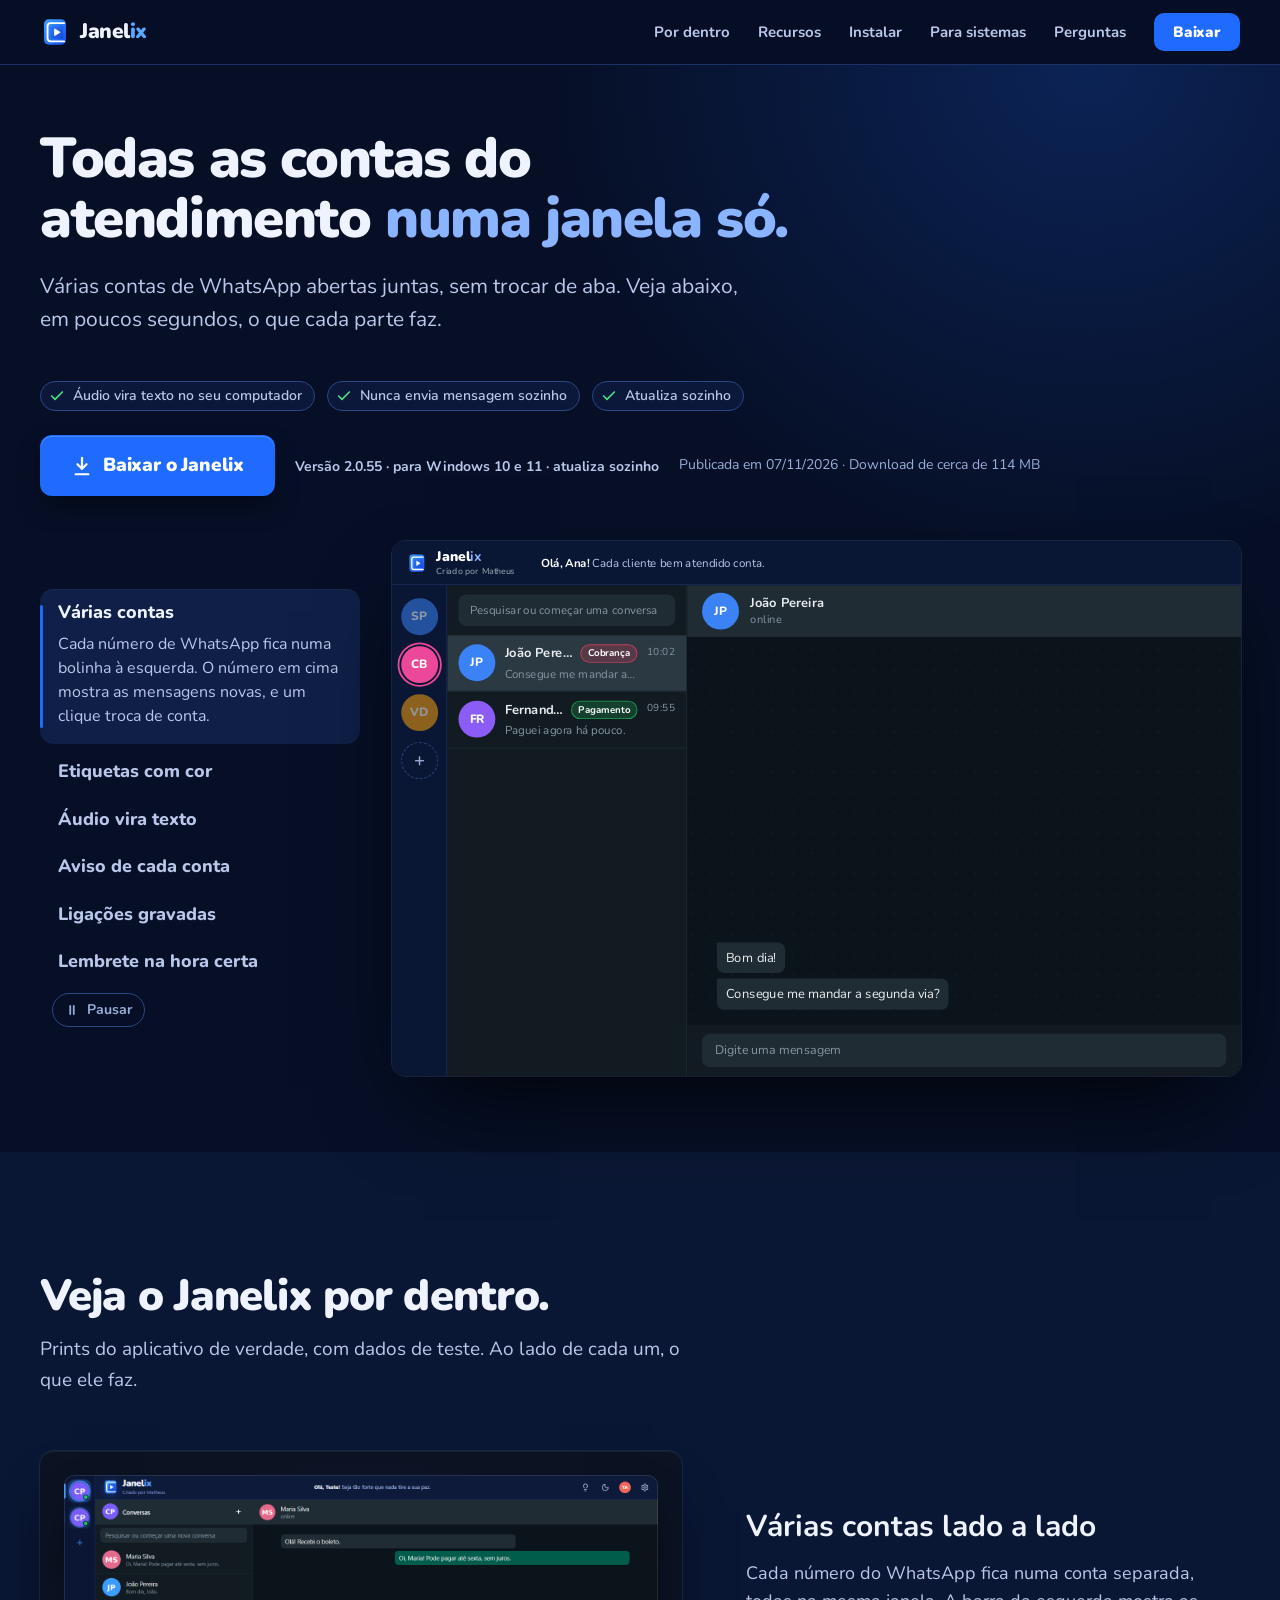
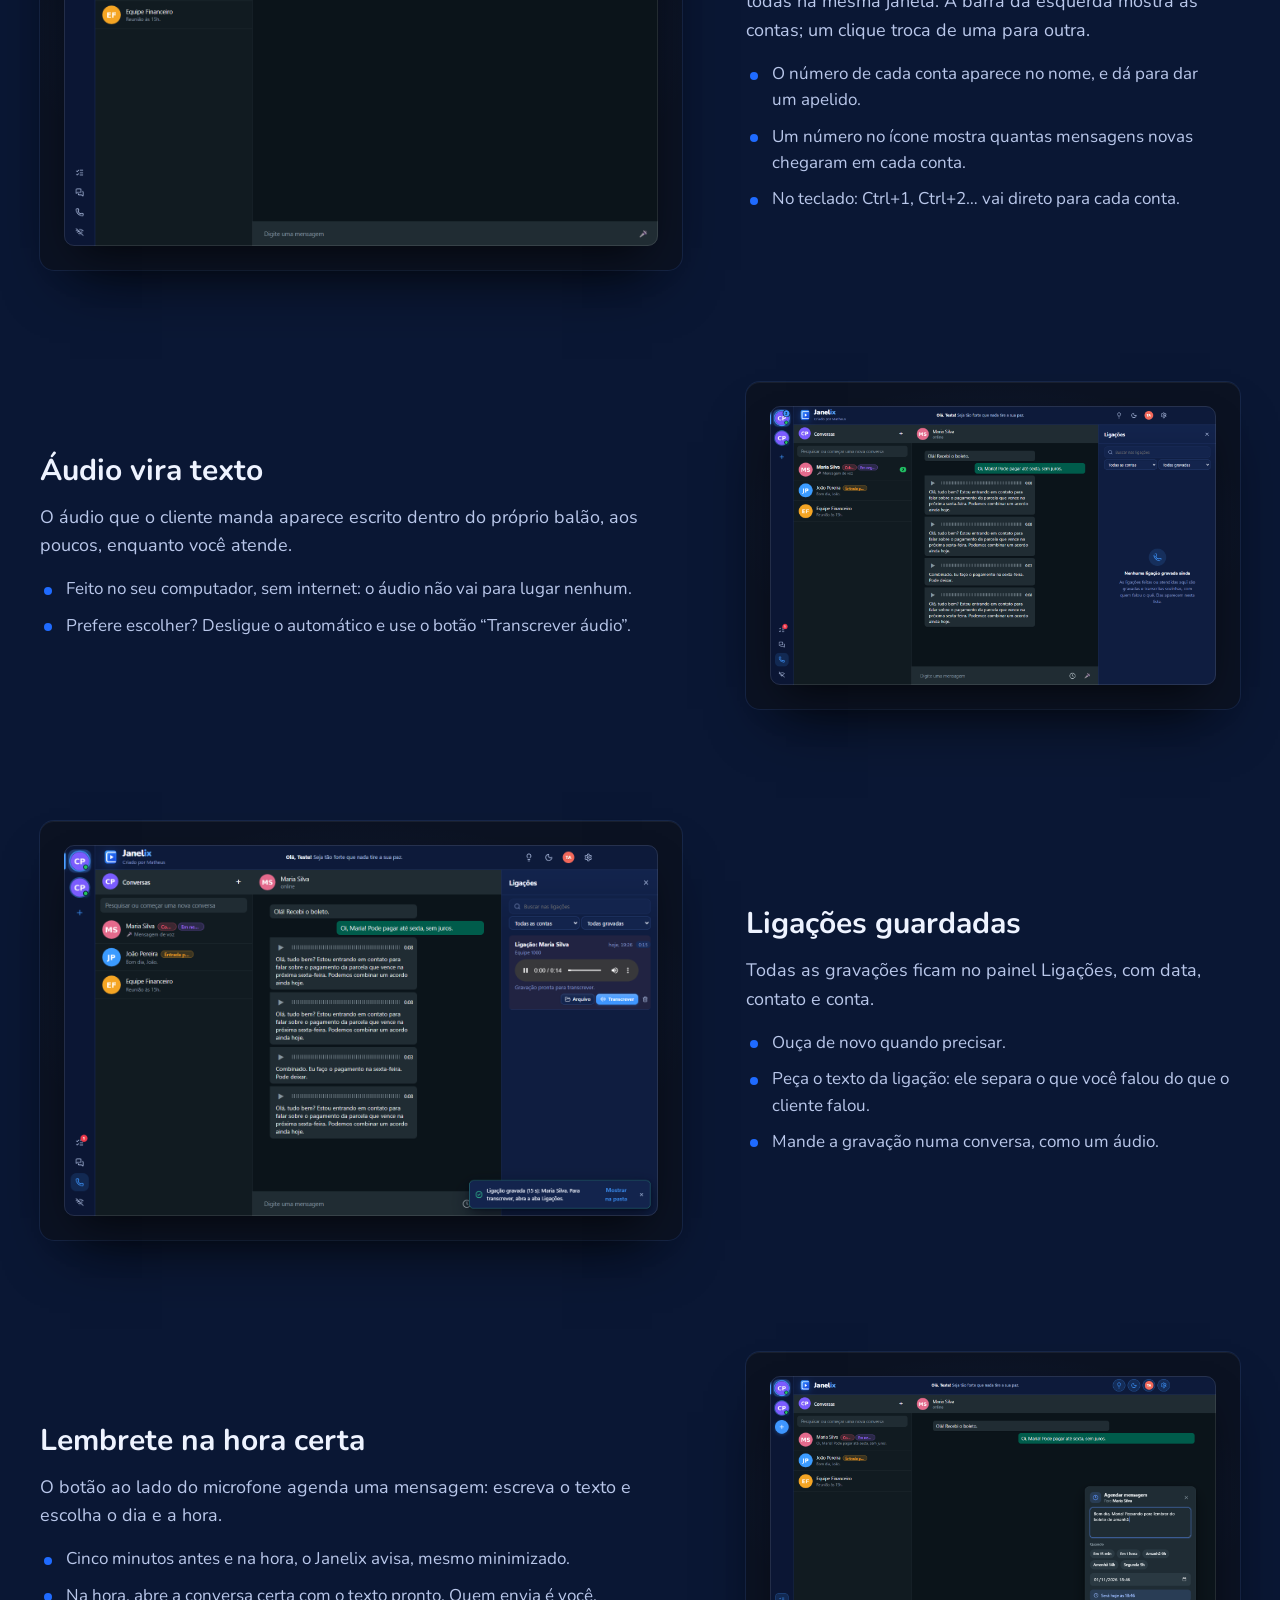
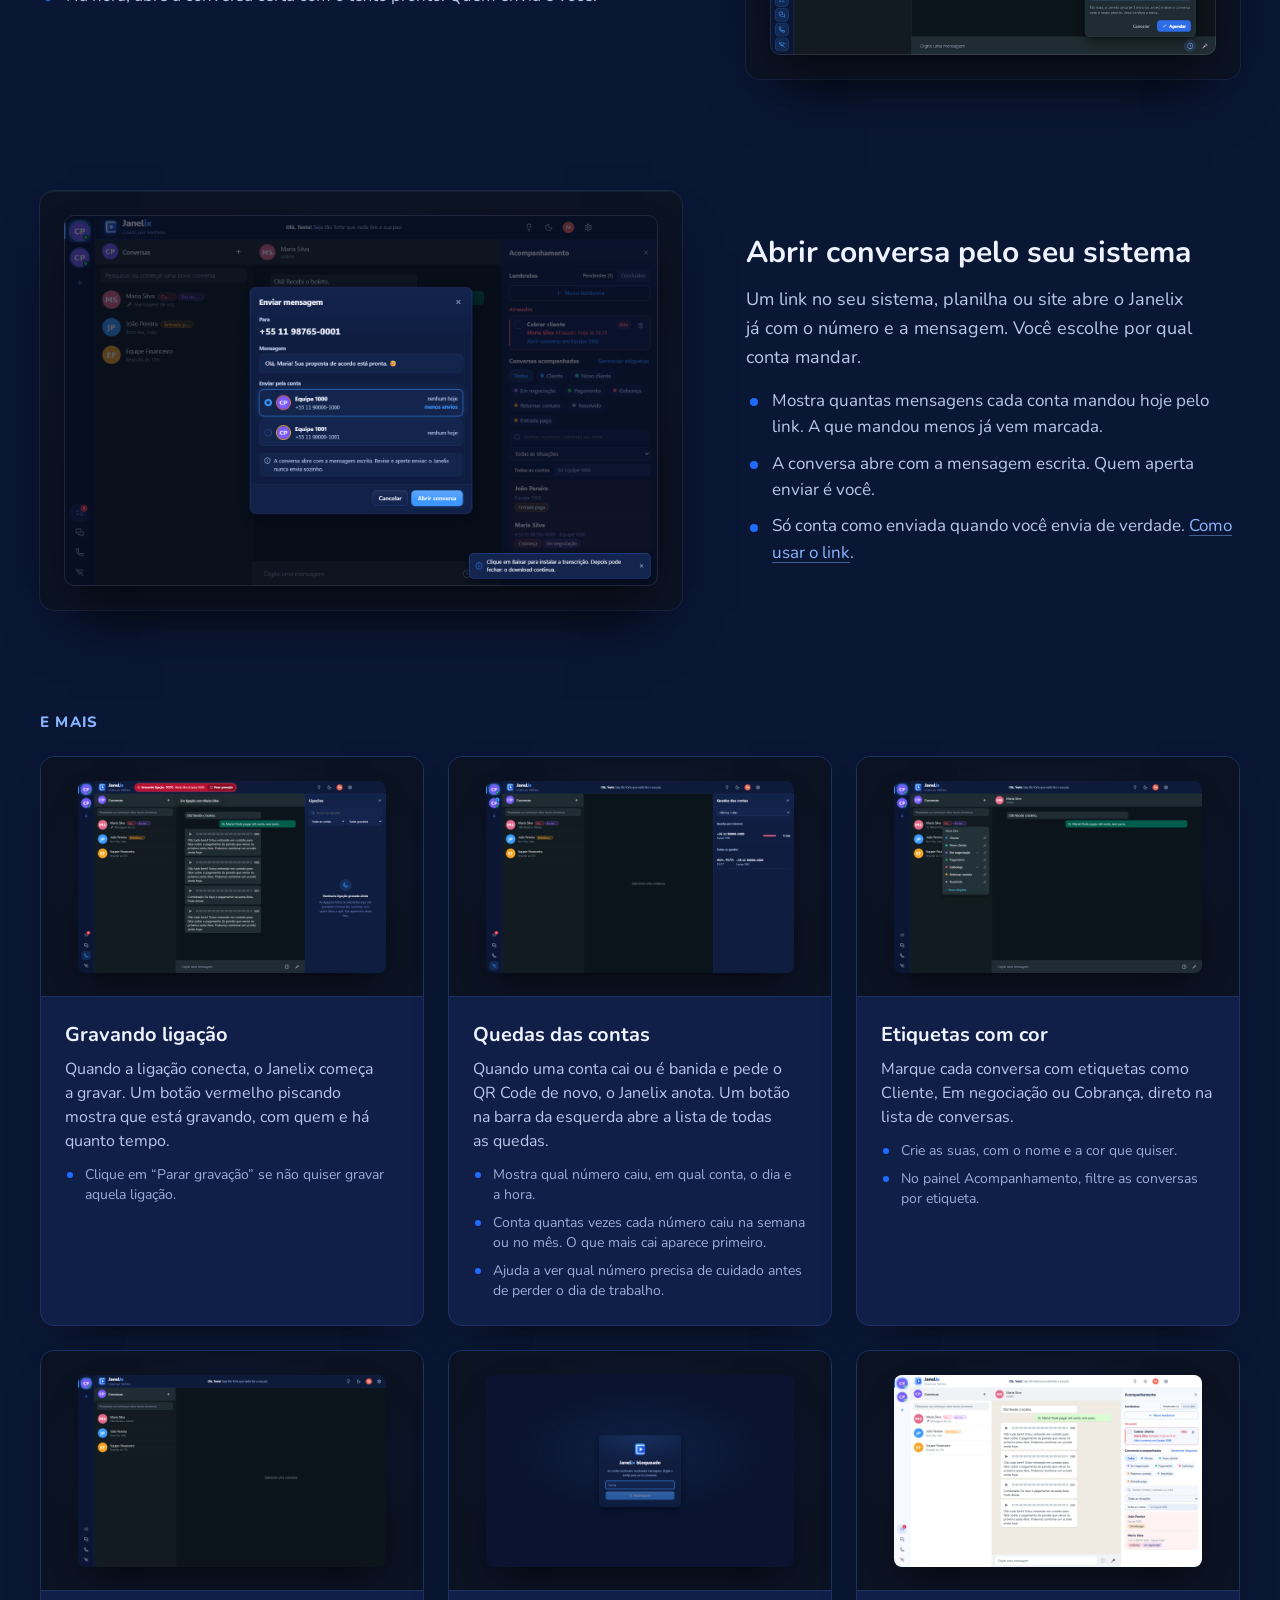
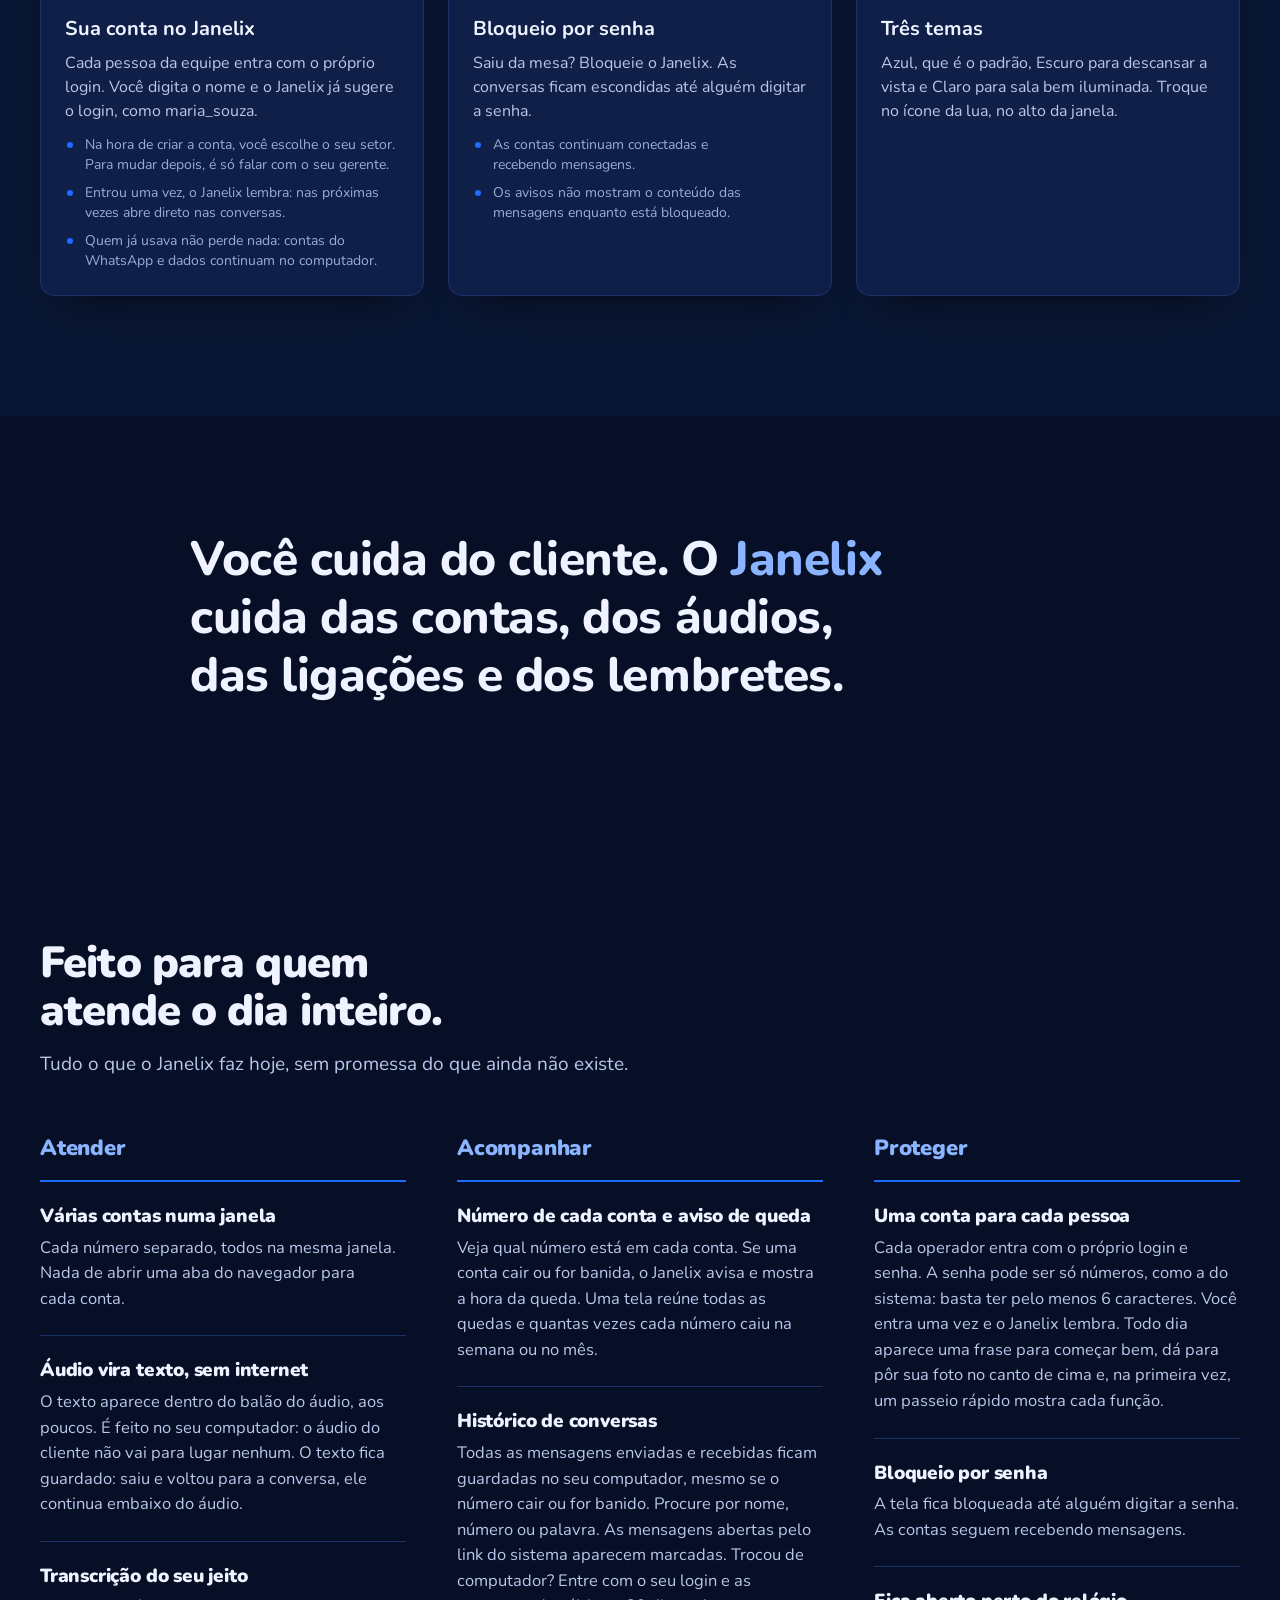
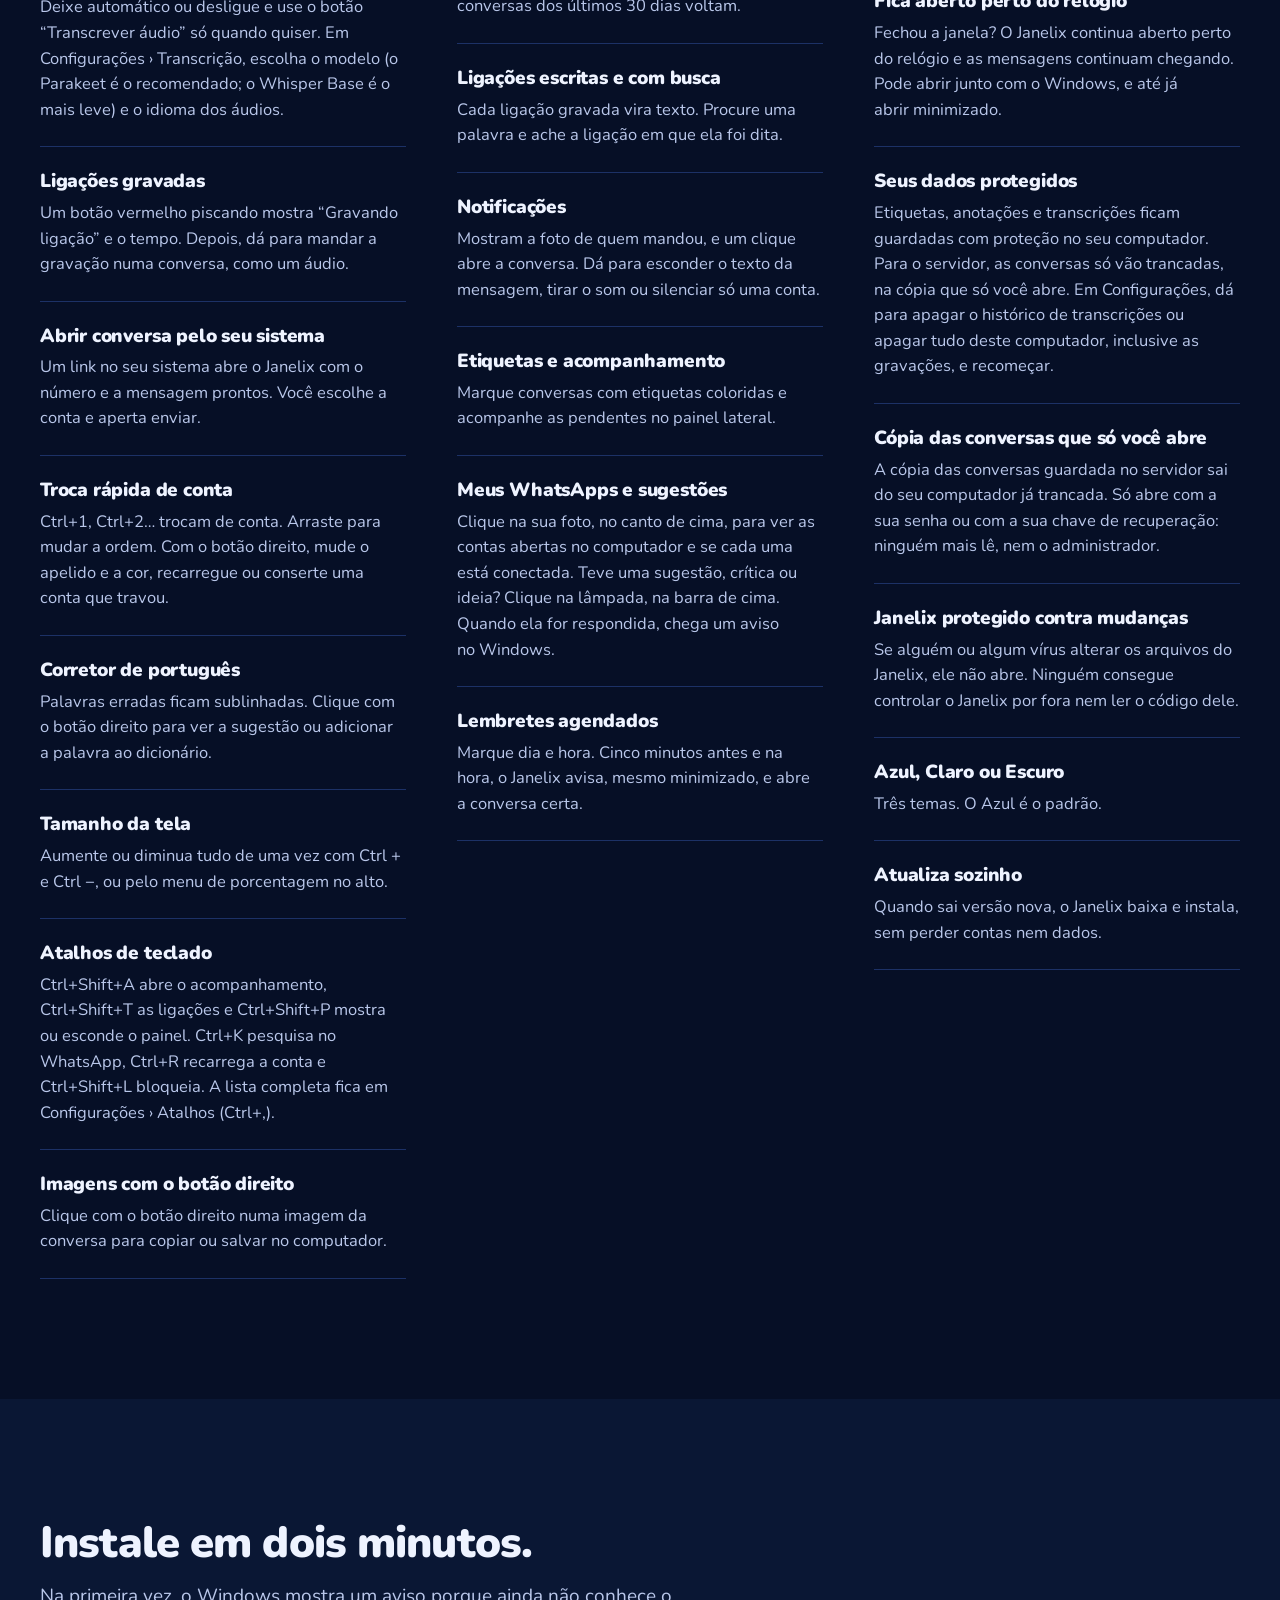
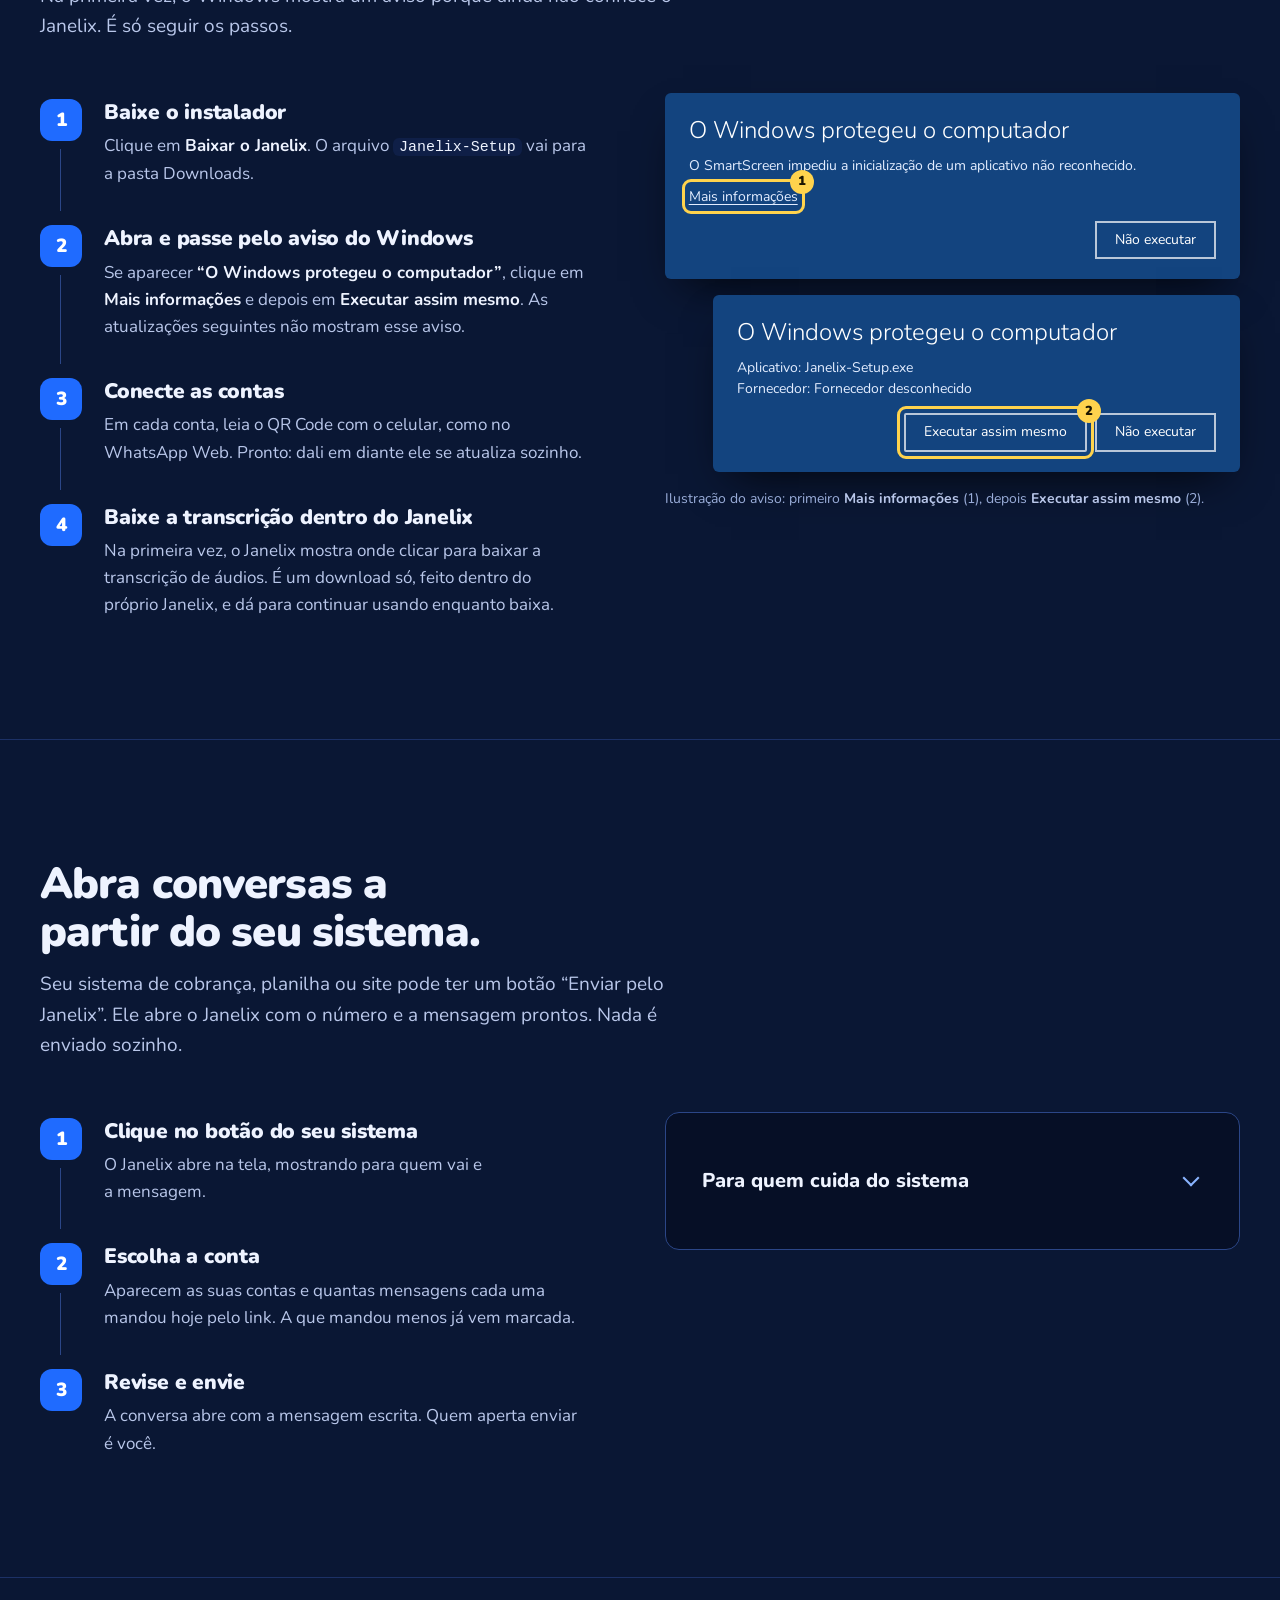
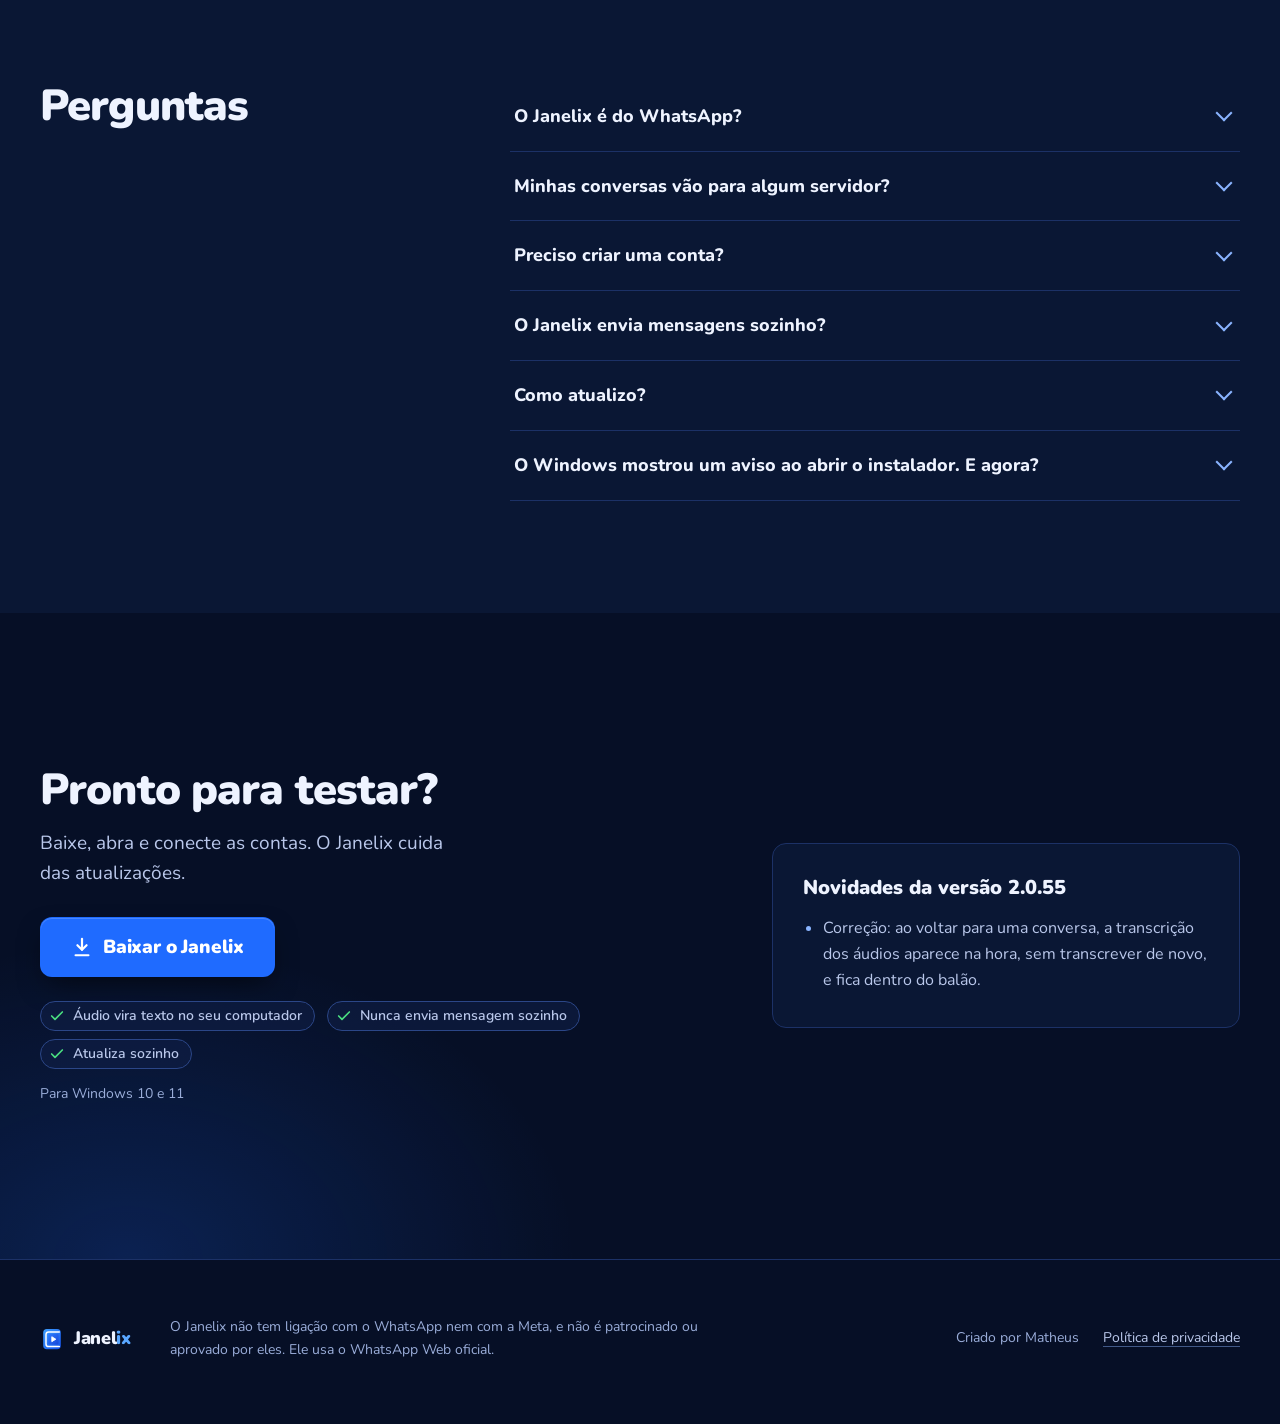
<file: index.html>
<!doctype html>
<html lang="pt-BR">
  <head>
    <meta charset="utf-8" />
    <meta name="viewport" content="width=device-width, initial-scale=1" />
    <title>Janelix · várias contas de WhatsApp Web numa janela só</title>
    <meta
      name="description"
      content="Programa para Windows que abre várias contas de WhatsApp Web numa janela só, grava ligações, transforma áudio em texto no próprio computador e avisa quando uma conta cai."
    />
    <link rel="canonical" href="https://janelix-app.github.io/" />
    <meta name="theme-color" content="#060f26" />
    <meta name="color-scheme" content="dark" />
    <link rel="icon" type="image/png" href="assets/favicon.png" />
    <link rel="apple-touch-icon" href="assets/icone-512.png" />
    <link rel="preload" href="assets/Nunito.woff2" as="font" type="font/woff2" crossorigin />
    <meta property="og:type" content="website" />
    <meta property="og:locale" content="pt_BR" />
    <meta property="og:site_name" content="Janelix" />
    <meta property="og:title" content="Janelix · várias contas de WhatsApp Web numa janela só" />
    <meta property="og:description" content="Várias contas lado a lado, ligações gravadas, áudios em texto sem internet e aviso quando uma conta cai. Para Windows 10 e 11." />
    <meta property="og:url" content="https://janelix-app.github.io/" />
    <meta property="og:image" content="https://janelix-app.github.io/assets/prints/tema-azul.png" />
    <meta property="og:image:width" content="1440" />
    <meta property="og:image:height" content="900" />
    <meta property="og:image:alt" content="O Janelix aberto, com as contas à esquerda, a conversa no centro e o painel de acompanhamento à direita" />
    <meta name="twitter:card" content="summary_large_image" />
    <link rel="stylesheet" href="estilo.css" />
    <script>
      document.documentElement.classList.add('js');
    </script>
    <script type="application/ld+json">
      {
        "@context": "https://schema.org",
        "@type": "SoftwareApplication",
        "name": "Janelix",
        "operatingSystem": "Windows 10, Windows 11",
        "applicationCategory": "BusinessApplication",
        "inLanguage": "pt-BR",
        "url": "https://janelix-app.github.io/",
        "description": "Várias contas de WhatsApp Web numa janela só, para Windows.",
        "image": "https://janelix-app.github.io/assets/prints/tema-azul.png",
        "downloadUrl": "https://github.com/janelix-app/janelix-releases/releases/latest"
      }
    </script>
  </head>
  <body>
    <a class="pular" href="#conteudo">Pular para o conteúdo</a>

    <header class="top">
      <div class="wrap">
        <a class="marca" href="./" aria-label="Janelix, página inicial"><img src="assets/logo.svg" alt="" width="30" height="30" /><span class="nome">Janel<b>ix</b></span></a>
        <nav aria-label="Seções">
          <a href="#por-dentro">Por dentro</a>
          <a href="#recursos">Recursos</a>
          <a href="#instalar">Instalar</a>
          <a href="#para-sistemas">Para sistemas</a>
          <a href="#perguntas">Perguntas</a>
        </nav>
        <a class="btn btn-mini baixar" href="https://github.com/janelix-app/janelix-releases/releases/latest">Baixar</a>
      </div>
    </header>

    <main id="conteudo">
      <!-- abertura -->
      <section class="hero" aria-labelledby="titulo">
        <div class="wrap hero-grade">
          <div class="hero-texto">
            <h1 id="titulo">Todas as contas do atendimento <span class="quebra">numa janela só.</span></h1>
            <p class="lead">Várias contas de WhatsApp abertas juntas, sem trocar de aba. Veja abaixo, em poucos segundos, o que cada parte faz.</p>
            <ul class="garantias" role="list">
              <li><svg viewBox="0 0 24 24" aria-hidden="true"><path d="M20 6 9 17l-5-5" /></svg>Áudio vira texto no seu computador</li>
              <li><svg viewBox="0 0 24 24" aria-hidden="true"><path d="M20 6 9 17l-5-5" /></svg>Nunca envia mensagem sozinho</li>
              <li><svg viewBox="0 0 24 24" aria-hidden="true"><path d="M20 6 9 17l-5-5" /></svg>Atualiza sozinho</li>
            </ul>
          </div>
          <div class="baixar-bloco">
            <a class="btn btn-principal baixar" href="https://github.com/janelix-app/janelix-releases/releases/latest">
              <svg viewBox="0 0 24 24" aria-hidden="true"><path d="M12 3v12" /><path d="m7 10 5 5 5-5" /><path d="M5 21h14" /></svg>
              Baixar o Janelix
            </a>
            <p class="versao" id="versao">Para Windows 10 e 11 · atualiza sozinho</p>
            <p class="versao-data"><span id="v-data" hidden></span><span id="v-tam">Download de cerca de 114 MB</span></p>
          </div>
        </div>

        <div class="palco" data-demo>
          <div class="demo-lado">
            <ol class="demo-menu" aria-label="O que o Janelix faz">
              <li>
                <button type="button" aria-controls="cena-0"><span class="demo-t">Várias contas</span></button>
                <p id="cena-0">Cada número de WhatsApp fica numa bolinha à esquerda. O número em cima mostra as mensagens novas, e um clique troca de conta.</p>
              </li>
              <li>
                <button type="button" aria-controls="cena-1"><span class="demo-t">Etiquetas com cor</span></button>
                <p id="cena-1">Marque cada conversa: Cliente, Em negociação, Pagamento. Você vê de longe em que pé está cada cliente.</p>
              </li>
              <li>
                <button type="button" aria-controls="cena-2"><span class="demo-t">Áudio vira texto</span></button>
                <p id="cena-2">O áudio do cliente aparece escrito dentro do balão. Tudo feito no seu computador: o áudio não vai para lugar nenhum.</p>
              </li>
              <li>
                <button type="button" aria-controls="cena-3"><span class="demo-t">Aviso de cada conta</span></button>
                <p id="cena-3">Chegou mensagem em outra conta? O aviso do Windows mostra quem mandou e em qual conta. Um clique abre a conversa.</p>
              </li>
              <li>
                <button type="button" aria-controls="cena-4"><span class="demo-t">Ligações gravadas</span></button>
                <p id="cena-4">Quando a ligação conecta, o Janelix grava e mostra com quem e há quanto tempo. Depois dá para ouvir e ler o que cada um falou.</p>
              </li>
              <li>
                <button type="button" aria-controls="cena-5"><span class="demo-t">Lembrete na hora certa</span></button>
                <p id="cena-5">O Janelix avisa 5 minutos antes e abre a conversa com a mensagem pronta. Quem envia é você.</p>
              </li>
            </ol>
            <button type="button" class="demo-pausa" aria-pressed="false" hidden>
              <svg viewBox="0 0 24 24" aria-hidden="true"><path d="M9 5v14M15 5v14" /></svg><span>Pausar</span>
            </button>
          </div>

          <!-- a janela viva: um Janelix de mentira, montado na própria página (sem dados reais) -->
          <div class="vivo" role="img" aria-label="Demonstração animada do Janelix: contas à esquerda, lista de conversas e a conversa aberta, com áudio virando texto, aviso do Windows, gravação de ligação e lembrete.">
            <div class="app" aria-hidden="true">
              <div class="app-topo">
                <img class="app-logo" src="assets/logo.svg" alt="" width="22" height="22" />
                <span class="app-nome"><span>Janel<b>ix</b></span><small>Criado por Matheus</small></span>
                <span class="app-frase"><strong>Olá, Ana!</strong> Cada cliente bem atendido conta.</span>
                <span class="app-rec" data-rec><i></i>Gravando ligação <b data-rec-t>00:00</b><span class="app-rec-quem">Maria Silva</span></span>
              </div>
              <div class="app-corpo">
                <div class="app-trilho" data-trilho></div>
                <div class="app-lista">
                  <div class="app-busca">Pesquisar ou começar uma conversa</div>
                  <ul data-lista></ul>
                </div>
                <div class="app-chat">
                  <div class="chat-topo"><span class="av" data-chat-av>MS</span><span><strong data-chat-nome>Maria Silva</strong><small>online</small></span></div>
                  <div class="chat-msgs" data-msgs></div>
                  <div class="chat-campo"><span data-campo>Digite uma mensagem</span></div>
                </div>
              </div>
              <div class="aviso" data-aviso>
                <div class="aviso-cab"><img src="assets/logo.svg" alt="" width="14" height="14" />Janelix</div>
                <strong data-aviso-t></strong>
                <p data-aviso-b></p>
                <small data-aviso-c></small>
              </div>
            </div>
          </div>
        </div>
      </section>

      <!-- prints com explicação -->
      <section class="por-dentro" id="por-dentro" aria-labelledby="t-dentro">
        <div class="wrap">
          <div class="cabeca">
            <h2 id="t-dentro">Veja o Janelix por dentro.</h2>
            <p>Prints do aplicativo de verdade, com dados de teste. Ao lado de cada um, o que ele faz.</p>
          </div>

          <ol class="vitrine">
            <li>
              <figure class="vitrine-print"><img src="assets/prints/contas.png" alt="Barra de contas à esquerda com duas contas conectadas e a lista de conversas com etiquetas" width="760" height="470" /></figure>
              <div class="vitrine-texto">
                <h3>Várias contas lado a lado</h3>
                <p>Cada número do WhatsApp fica numa conta separada, todas na mesma janela. A barra da esquerda mostra as contas; um clique troca de uma para outra.</p>
                <ul>
                  <li>O número de cada conta aparece no nome, e dá para dar um apelido.</li>
                  <li>Um número no ícone mostra quantas mensagens novas chegaram em cada conta.</li>
                  <li>No teclado: Ctrl+1, Ctrl+2… vai direto para cada conta.</li>
                </ul>
              </div>
            </li>
            <li>
              <figure class="vitrine-print"><img src="assets/prints/audios.png" alt="Mensagem de voz com o texto escrito logo abaixo, dentro do balão do áudio" width="603" height="246" loading="lazy" /></figure>
              <div class="vitrine-texto">
                <h3>Áudio vira texto</h3>
                <p>O áudio que o cliente manda aparece escrito dentro do próprio balão, aos poucos, enquanto você atende.</p>
                <ul>
                  <li>Feito no seu computador, sem internet: o áudio não vai para lugar nenhum.</li>
                  <li>Prefere escolher? Desligue o automático e use o botão “Transcrever áudio”.</li>
                </ul>
              </div>
            </li>
            <li>
              <figure class="vitrine-print"><img src="assets/prints/ligacoes.png" alt="Painel Ligações com a gravação, o player e a transcrição separada por quem falou" width="380" height="480" loading="lazy" /></figure>
              <div class="vitrine-texto">
                <h3>Ligações guardadas</h3>
                <p>Todas as gravações ficam no painel Ligações, com data, contato e conta.</p>
                <ul>
                  <li>Ouça de novo quando precisar.</li>
                  <li>Peça o texto da ligação: ele separa o que você falou do que o cliente falou.</li>
                  <li>Mande a gravação numa conversa, como um áudio.</li>
                </ul>
              </div>
            </li>
            <li>
              <figure class="vitrine-print"><img src="assets/prints/agendar.png" alt="Quadro para agendar com o texto da mensagem, a data e atalhos de horário" width="603" height="570" loading="lazy" /></figure>
              <div class="vitrine-texto">
                <h3>Lembrete na hora certa</h3>
                <p>O botão ao lado do microfone agenda uma mensagem: escreva o texto e escolha o dia e a hora.</p>
                <ul>
                  <li>Cinco minutos antes e na hora, o Janelix avisa, mesmo minimizado.</li>
                  <li>Na hora, abre a conversa certa com o texto pronto. Quem envia é você.</li>
                </ul>
              </div>
            </li>
            <li>
              <figure class="vitrine-print"><img src="assets/prints/link.png" alt="Tela Enviar mensagem com o número, a mensagem pronta e as contas conectadas, com a conta de menos envios marcada" width="544" height="554" loading="lazy" /></figure>
              <div class="vitrine-texto">
                <h3>Abrir conversa pelo seu sistema</h3>
                <p>Um link no seu sistema, planilha ou site abre o Janelix já com o número e a mensagem. Você escolhe por qual conta mandar.</p>
                <ul>
                  <li>Mostra quantas mensagens cada conta mandou hoje pelo link. A que mandou menos já vem marcada.</li>
                  <li>A conversa abre com a mensagem escrita. Quem aperta enviar é você.</li>
                  <li>Só conta como enviada quando você envia de verdade. <a href="#para-sistemas">Como usar o link</a>.</li>
                </ul>
              </div>
            </li>
          </ol>

          <h3 class="mosaico-titulo">E mais</h3>
          <ul class="mosaico" role="list">
            <li class="cartao">
              <figure class="cartao-print"><img src="assets/prints/gravando.png" alt="Indicador vermelho Gravando ligação com o tempo, o nome do contato e o botão Parar gravação" width="700" height="120" loading="lazy" /></figure>
              <div class="cartao-texto">
                <h3>Gravando ligação</h3>
                <p>Quando a ligação conecta, o Janelix começa a gravar. Um botão vermelho piscando mostra que está gravando, com quem e há quanto tempo.</p>
                <ul>
                  <li>Clique em “Parar gravação” se não quiser gravar aquela ligação.</li>
                </ul>
              </div>
            </li>
            <li class="cartao">
              <figure class="cartao-print"><img src="assets/prints/quedas.png" alt="Painel Quedas das contas: quantas vezes cada número caiu nos últimos 7 dias e a lista de quedas com dia, hora, número e conta" width="379" height="750" loading="lazy" /></figure>
              <div class="cartao-texto">
                <h3>Quedas das contas</h3>
                <p>Quando uma conta cai ou é banida e pede o QR Code de novo, o Janelix anota. Um botão na barra da esquerda abre a lista de todas as quedas.</p>
                <ul>
                  <li>Mostra qual número caiu, em qual conta, o dia e a hora.</li>
                  <li>Conta quantas vezes cada número caiu na semana ou no mês. O que mais cai aparece primeiro.</li>
                  <li>Ajuda a ver qual número precisa de cuidado antes de perder o dia de trabalho.</li>
                </ul>
              </div>
            </li>
            <li class="cartao">
              <figure class="cartao-print"><img src="assets/prints/etiquetas.png" alt="Menu de etiquetas aberto na lista de conversas, criando uma etiqueta com cor" width="420" height="600" loading="lazy" /></figure>
              <div class="cartao-texto">
                <h3>Etiquetas com cor</h3>
                <p>Marque cada conversa com etiquetas como Cliente, Em negociação ou Cobrança, direto na lista de conversas.</p>
                <ul>
                  <li>Crie as suas, com o nome e a cor que quiser.</li>
                  <li>No painel Acompanhamento, filtre as conversas por etiqueta.</li>
                </ul>
              </div>
            </li>
            <li class="cartao">
              <figure class="cartao-print"><img src="assets/prints/conta.png" alt="Tela Crie sua conta no Janelix com nome, escolha do setor, login sugerido maria_souza, senha e a frase do dia" width="440" height="896" loading="lazy" /></figure>
              <div class="cartao-texto">
                <h3>Sua conta no Janelix</h3>
                <p>Cada pessoa da equipe entra com o próprio login. Você digita o nome e o Janelix já sugere o login, como maria_souza.</p>
                <ul>
                  <li>Na hora de criar a conta, você escolhe o seu setor. Para mudar depois, é só falar com o seu gerente.</li>
                  <li>Entrou uma vez, o Janelix lembra: nas próximas vezes abre direto nas conversas.</li>
                  <li>Quem já usava não perde nada: contas do WhatsApp e dados continuam no computador.</li>
                </ul>
              </div>
            </li>
            <li class="cartao">
              <figure class="cartao-print"><img src="assets/prints/bloqueio.png" alt="Tela Janelix bloqueado pedindo a senha" width="580" height="440" loading="lazy" /></figure>
              <div class="cartao-texto">
                <h3>Bloqueio por senha</h3>
                <p>Saiu da mesa? Bloqueie o Janelix. As conversas ficam escondidas até alguém digitar a senha.</p>
                <ul>
                  <li>As contas continuam conectadas e recebendo mensagens.</li>
                  <li>Os avisos não mostram o conteúdo das mensagens enquanto está bloqueado.</li>
                </ul>
              </div>
            </li>
            <li class="cartao">
              <figure class="cartao-print"><img src="assets/prints/tema-claro.png" alt="O Janelix no tema Claro, um dos três temas" width="1440" height="900" loading="lazy" /></figure>
              <div class="cartao-texto">
                <h3>Três temas</h3>
                <p>Azul, que é o padrão, Escuro para descansar a vista e Claro para sala bem iluminada. Troque no ícone da lua, no alto da janela.</p>
              </div>
            </li>
          </ul>
        </div>
      </section>

      <!-- frase de impacto: acende palavra por palavra ao rolar -->
      <section class="frase" aria-label="Resumo">
        <p class="frase-texto" data-frase>Você cuida do cliente. O Janelix cuida das contas, dos áudios, das ligações e dos lembretes.</p>
      </section>

      <!-- recursos -->
      <section class="recursos" id="recursos" aria-labelledby="t-recursos">
        <div class="wrap">
          <div class="cabeca">
            <h2 id="t-recursos">Feito para quem atende o dia inteiro.</h2>
            <p>Tudo o que o Janelix faz hoje, sem promessa do que ainda não existe.</p>
          </div>

          <div class="grupos">
            <div class="grupo">
              <h3>Atender</h3>
              <dl>
                <div>
                  <dt>Várias contas numa janela</dt>
                  <dd>Cada número separado, todos na mesma janela. Nada de abrir uma aba do navegador para cada conta.</dd>
                </div>
                <div>
                  <dt>Áudio vira texto, sem internet</dt>
                  <dd>O texto aparece dentro do balão do áudio, aos poucos. É feito no seu computador: o áudio do cliente não vai para lugar nenhum. O texto fica guardado: saiu e voltou para a conversa, ele continua embaixo do áudio.</dd>
                </div>
                <div>
                  <dt>Transcrição do seu jeito</dt>
                  <dd>Deixe automático ou desligue e use o botão “Transcrever áudio” só quando quiser. Em Configurações › Transcrição, escolha o modelo (o Parakeet é o recomendado; o Whisper Base é o mais leve) e o idioma dos áudios.</dd>
                </div>
                <div>
                  <dt>Ligações gravadas</dt>
                  <dd>Um botão vermelho piscando mostra “Gravando ligação” e o tempo. Depois, dá para mandar a gravação numa conversa, como um áudio.</dd>
                </div>
                <div>
                  <dt>Abrir conversa pelo seu sistema</dt>
                  <dd>Um link no seu sistema abre o Janelix com o número e a mensagem prontos. Você escolhe a conta e aperta enviar.</dd>
                </div>
                <div>
                  <dt>Troca rápida de conta</dt>
                  <dd>Ctrl+1, Ctrl+2… trocam de conta. Arraste para mudar a ordem. Com o botão direito, mude o apelido e a cor, recarregue ou conserte uma conta que travou.</dd>
                </div>
                <div>
                  <dt>Corretor de português</dt>
                  <dd>Palavras erradas ficam sublinhadas. Clique com o botão direito para ver a sugestão ou adicionar a palavra ao dicionário.</dd>
                </div>
                <div>
                  <dt>Tamanho da tela</dt>
                  <dd>Aumente ou diminua tudo de uma vez com Ctrl + e Ctrl −, ou pelo menu de porcentagem no alto.</dd>
                </div>
                <div>
                  <dt>Atalhos de teclado</dt>
                  <dd>Ctrl+Shift+A abre o acompanhamento, Ctrl+Shift+T as ligações e Ctrl+Shift+P mostra ou esconde o painel. Ctrl+K pesquisa no WhatsApp, Ctrl+R recarrega a conta e Ctrl+Shift+L bloqueia. A lista completa fica em Configurações › Atalhos (Ctrl+,).</dd>
                </div>
                <div>
                  <dt>Imagens com o botão direito</dt>
                  <dd>Clique com o botão direito numa imagem da conversa para copiar ou salvar no computador.</dd>
                </div>
              </dl>
            </div>

            <div class="grupo">
              <h3>Acompanhar</h3>
              <dl>
                <div>
                  <dt>Número de cada conta e aviso de queda</dt>
                  <dd>Veja qual número está em cada conta. Se uma conta cair ou for banida, o Janelix avisa e mostra a hora da queda. Uma tela reúne todas as quedas e quantas vezes cada número caiu na semana ou no mês.</dd>
                </div>
                <div>
                  <dt>Histórico de conversas</dt>
                  <dd>Todas as mensagens enviadas e recebidas ficam guardadas no seu computador, mesmo se o número cair ou for banido. Procure por nome, número ou palavra. As mensagens abertas pelo link do sistema aparecem marcadas. Trocou de computador? Entre com o seu login e as conversas dos últimos 30 dias voltam.</dd>
                </div>
                <div>
                  <dt>Ligações escritas e com busca</dt>
                  <dd>Cada ligação gravada vira texto. Procure uma palavra e ache a ligação em que ela foi dita.</dd>
                </div>
                <div>
                  <dt>Notificações</dt>
                  <dd>Mostram a foto de quem mandou, e um clique abre a conversa. Dá para esconder o texto da mensagem, tirar o som ou silenciar só uma conta.</dd>
                </div>
                <div>
                  <dt>Etiquetas e acompanhamento</dt>
                  <dd>Marque conversas com etiquetas coloridas e acompanhe as pendentes no painel lateral.</dd>
                </div>
                <div>
                  <dt>Meus WhatsApps e sugestões</dt>
                  <dd>Clique na sua foto, no canto de cima, para ver as contas abertas no computador e se cada uma está conectada. Teve uma sugestão, crítica ou ideia? Clique na lâmpada, na barra de cima. Quando ela for respondida, chega um aviso no Windows.</dd>
                </div>
                <div>
                  <dt>Lembretes agendados</dt>
                  <dd>Marque dia e hora. Cinco minutos antes e na hora, o Janelix avisa, mesmo minimizado, e abre a conversa certa.</dd>
                </div>
              </dl>
            </div>

            <div class="grupo">
              <h3>Proteger</h3>
              <dl>
                <div>
                  <dt>Uma conta para cada pessoa</dt>
                  <dd>Cada operador entra com o próprio login e senha. A senha pode ser só números, como a do sistema: basta ter pelo menos 6 caracteres. Você entra uma vez e o Janelix lembra. Todo dia aparece uma frase para começar bem, dá para pôr sua foto no canto de cima e, na primeira vez, um passeio rápido mostra cada função.</dd>
                </div>
                <div>
                  <dt>Bloqueio por senha</dt>
                  <dd>A tela fica bloqueada até alguém digitar a senha. As contas seguem recebendo mensagens.</dd>
                </div>
                <div>
                  <dt>Fica aberto perto do relógio</dt>
                  <dd>Fechou a janela? O Janelix continua aberto perto do relógio e as mensagens continuam chegando. Pode abrir junto com o Windows, e até já abrir minimizado.</dd>
                </div>
                <div>
                  <dt>Seus dados protegidos</dt>
                  <dd>Etiquetas, anotações e transcrições ficam guardadas com proteção no seu computador. Para o servidor, as conversas só vão trancadas, na cópia que só você abre. Em Configurações, dá para apagar o histórico de transcrições ou apagar tudo deste computador, inclusive as gravações, e recomeçar.</dd>
                </div>
                <div>
                  <dt>Cópia das conversas que só você abre</dt>
                  <dd>A cópia das conversas guardada no servidor sai do seu computador já trancada. Só abre com a sua senha ou com a sua chave de recuperação: ninguém mais lê, nem o administrador.</dd>
                </div>
                <div>
                  <dt>Janelix protegido contra mudanças</dt>
                  <dd>Se alguém ou algum vírus alterar os arquivos do Janelix, ele não abre. Ninguém consegue controlar o Janelix por fora nem ler o código dele.</dd>
                </div>
                <div>
                  <dt>Azul, Claro ou Escuro</dt>
                  <dd>Três temas. O Azul é o padrão.</dd>
                </div>
                <div>
                  <dt>Atualiza sozinho</dt>
                  <dd>Quando sai versão nova, o Janelix baixa e instala, sem perder contas nem dados.</dd>
                </div>
              </dl>
            </div>
          </div>
        </div>
      </section>

      <!-- como instalar -->
      <section class="instalar" id="instalar" aria-labelledby="t-instalar">
        <div class="wrap">
          <div class="cabeca">
            <h2 id="t-instalar">Instale em dois minutos.</h2>
            <p>Na primeira vez, o Windows mostra um aviso porque ainda não conhece o Janelix. É só seguir os passos.</p>
          </div>

          <div class="instalar-grade">
            <ol class="passos">
              <li>
                <h3>Baixe o instalador</h3>
                <p>Clique em <strong>Baixar o Janelix</strong>. O arquivo <code>Janelix-Setup</code> vai para a pasta Downloads.</p>
              </li>
              <li>
                <h3>Abra e passe pelo aviso do Windows</h3>
                <p>Se aparecer <strong>“O Windows protegeu o computador”</strong>, clique em <strong>Mais informações</strong> e depois em <strong>Executar assim mesmo</strong>. As atualizações seguintes não mostram esse aviso.</p>
              </li>
              <li>
                <h3>Conecte as contas</h3>
                <p>Em cada conta, leia o QR Code com o celular, como no WhatsApp Web. Pronto: dali em diante ele se atualiza sozinho.</p>
              </li>
              <li>
                <h3>Baixe a transcrição dentro do Janelix</h3>
                <p>Na primeira vez, o Janelix mostra onde clicar para baixar a transcrição de áudios. É um download só, feito dentro do próprio Janelix, e dá para continuar usando enquanto baixa.</p>
              </li>
            </ol>

            <figure class="smart" aria-labelledby="smart-leg">
              <div class="smart-telas">
                <div class="smart-tela" aria-hidden="true">
                  <p class="smart-t">O Windows protegeu o computador</p>
                  <p class="smart-p">O SmartScreen impediu a inicialização de um aplicativo não reconhecido.</p>
                  <p class="smart-p"><span class="smart-link alvo">Mais informações<i>1</i></span></p>
                  <div class="smart-botoes"><span class="smart-btn">Não executar</span></div>
                </div>
                <div class="smart-tela" aria-hidden="true">
                  <p class="smart-t">O Windows protegeu o computador</p>
                  <p class="smart-p">Aplicativo: Janelix-Setup.exe<br />Fornecedor: Fornecedor desconhecido</p>
                  <div class="smart-botoes"><span class="smart-btn alvo">Executar assim mesmo<i>2</i></span><span class="smart-btn">Não executar</span></div>
                </div>
              </div>
              <figcaption id="smart-leg">Ilustração do aviso: primeiro <strong>Mais informações</strong> (1), depois <strong>Executar assim mesmo</strong> (2).</figcaption>
            </figure>
          </div>
        </div>
      </section>


      <!-- link para sistemas -->
      <section class="sistemas" id="para-sistemas" aria-labelledby="t-sistemas">
        <div class="wrap">
          <div class="cabeca">
            <h2 id="t-sistemas">Abra conversas a partir do seu sistema.</h2>
            <p>Seu sistema de cobrança, planilha ou site pode ter um botão “Enviar pelo Janelix”. Ele abre o Janelix com o número e a mensagem prontos. Nada é enviado sozinho.</p>
          </div>

          <div class="instalar-grade">
            <ol class="passos">
              <li>
                <h3>Clique no botão do seu sistema</h3>
                <p>O Janelix abre na tela, mostrando para quem vai e a mensagem.</p>
              </li>
              <li>
                <h3>Escolha a conta</h3>
                <p>Aparecem as suas contas e quantas mensagens cada uma mandou hoje pelo link. A que mandou menos já vem marcada.</p>
              </li>
              <li>
                <h3>Revise e envie</h3>
                <p>A conversa abre com a mensagem escrita. Quem aperta enviar é você.</p>
              </li>
            </ol>

            <details class="dev">
              <summary>Para quem cuida do sistema</summary>
              <p>O botão é um link neste formato:</p>
              <pre><code>janelix://enviar?telefone=5518999990000&amp;texto=Ol%C3%A1%2C%20Maria</code></pre>
              <ul>
                <li><strong>telefone</strong>: só números, com 55 e DDD. Número do Brasil sem o 55 também funciona.</li>
                <li><strong>texto</strong>: a mensagem codificada para link (em JavaScript, <code>encodeURIComponent</code>). O sinal de mais vai como <code>%2B</code>. Até 2.000 letras.</li>
                <li>Se o Janelix não estiver instalado, o link não abre nada. Coloque ao lado do botão: “Não abriu? <a href="https://janelix-app.github.io">Baixe o Janelix</a>”.</li>
              </ul>
            </details>
          </div>
        </div>
      </section>

      <!-- perguntas -->
      <section class="perguntas" id="perguntas" aria-labelledby="t-perguntas">
        <div class="wrap">
          <h2 id="t-perguntas">Perguntas</h2>
          <div class="perguntas-lista">
            <details>
              <summary>O Janelix é do WhatsApp?</summary>
              <p>Não. O Janelix não tem ligação com o WhatsApp nem com a Meta. Ele só abre o WhatsApp Web oficial, o mesmo do navegador, várias vezes numa janela.</p>
            </details>
            <details>
              <summary>Minhas conversas vão para algum servidor?</summary>
              <p>Não. Conversas, áudios e transcrições ficam só no seu computador, guardados com a proteção da sua conta do Windows. No servidor fica só a sua conta do Janelix: nome e login.</p>
            </details>
            <details>
              <summary>Preciso criar uma conta?</summary>
              <p>Sim, uma vez só. Ao abrir o Janelix, ele pede seu nome, sugere um login e você escolhe uma senha. Quem já usava o Janelix não perde nada: as contas do WhatsApp e tudo o que estava no computador continuam lá.</p>
            </details>
            <details>
              <summary>O Janelix envia mensagens sozinho?</summary>
              <p>Nunca. Mesmo nos lembretes, ele só abre a conversa com o texto pronto: quem envia é sempre você.</p>
            </details>
            <details>
              <summary>Como atualizo?</summary>
              <p>Não precisa fazer nada. Quando sai uma versão nova, o Janelix baixa e instala sozinho, sem perder contas nem dados.</p>
            </details>
            <details>
              <summary>O Windows mostrou um aviso ao abrir o instalador. E agora?</summary>
              <p>Clique em <strong>Mais informações</strong> e depois em <strong>Executar assim mesmo</strong>. O aviso aparece porque o Windows ainda não conhece o Janelix. <a href="#instalar">Veja o passo a passo</a>.</p>
            </details>
          </div>
        </div>
      </section>
      <!-- download final + novidades -->
      <section class="final" aria-labelledby="t-final">
        <div class="wrap final-grade">
          <div>
            <h2 id="t-final">Pronto para testar?</h2>
            <p class="final-lead">Baixe, abra e conecte as contas. O Janelix cuida das atualizações.</p>
            <a class="btn btn-principal baixar" href="https://github.com/janelix-app/janelix-releases/releases/latest">
              <svg viewBox="0 0 24 24" aria-hidden="true"><path d="M12 3v12" /><path d="m7 10 5 5 5-5" /><path d="M5 21h14" /></svg>
              Baixar o Janelix
            </a>
            <ul class="garantias" role="list">
              <li><svg viewBox="0 0 24 24" aria-hidden="true"><path d="M20 6 9 17l-5-5" /></svg>Áudio vira texto no seu computador</li>
              <li><svg viewBox="0 0 24 24" aria-hidden="true"><path d="M20 6 9 17l-5-5" /></svg>Nunca envia mensagem sozinho</li>
              <li><svg viewBox="0 0 24 24" aria-hidden="true"><path d="M20 6 9 17l-5-5" /></svg>Atualiza sozinho</li>
            </ul>
            <p class="final-req">Para Windows 10 e 11</p>
          </div>
          <div class="novidades">
            <h3>Novidades da versão <span id="v-num">2.0.55</span></h3>
            <ul id="notas">
              <li>Correção: ao voltar para uma conversa, a transcrição dos áudios aparece na hora, sem transcrever de novo, e fica dentro do balão.</li>
            </ul>
          </div>
        </div>
      </section>
    </main>

    <footer>
      <div class="wrap">
        <a class="marca marca-rodape" href="./" aria-label="Janelix, página inicial"><img src="assets/logo.svg" alt="" width="24" height="24" /><span class="nome">Janel<b>ix</b></span></a>
        <p class="rodape-aviso">O Janelix não tem ligação com o WhatsApp nem com a Meta, e não é patrocinado ou aprovado por eles. Ele usa o WhatsApp Web oficial.</p>
        <p class="rodape-links"><span>Criado por Matheus</span><a href="privacidade.html">Política de privacidade</a></p>
      </div>
    </footer>

    <script src="anima.js" defer></script>
  </body>
</html>
</file>
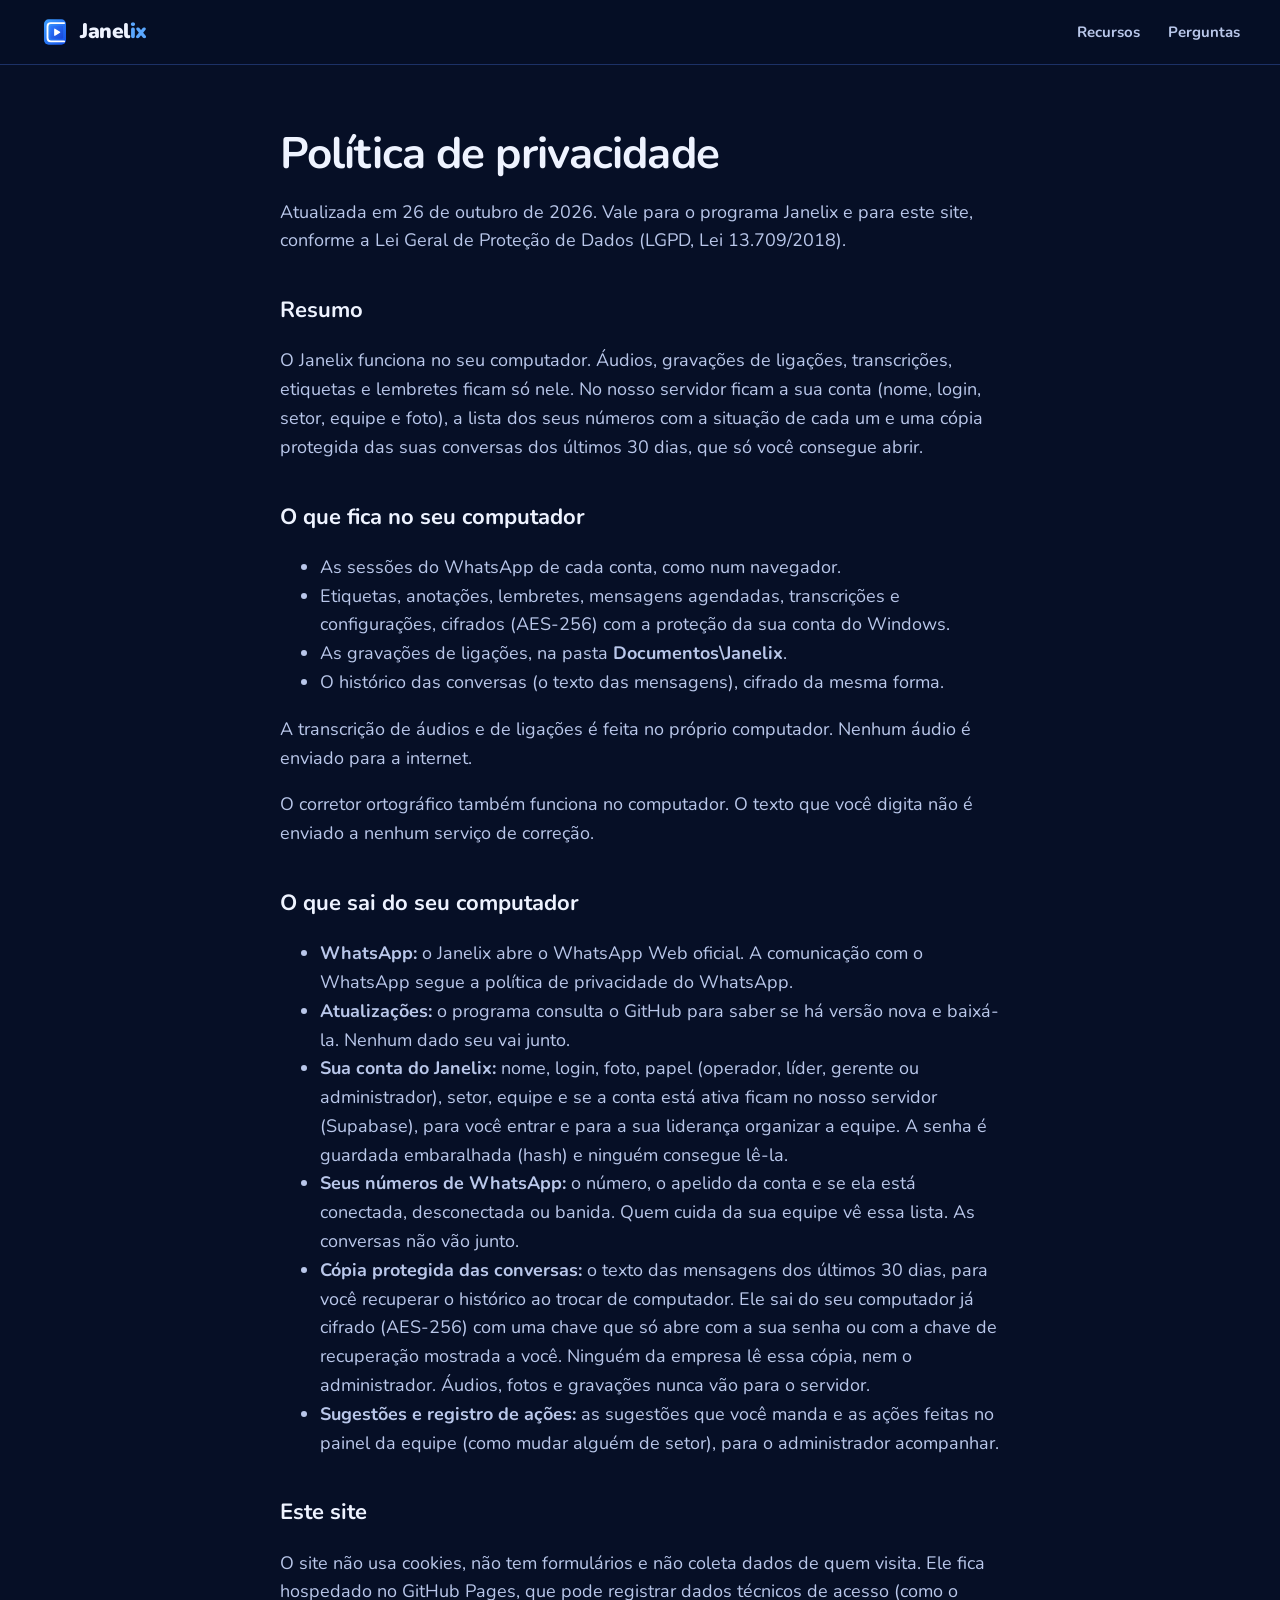
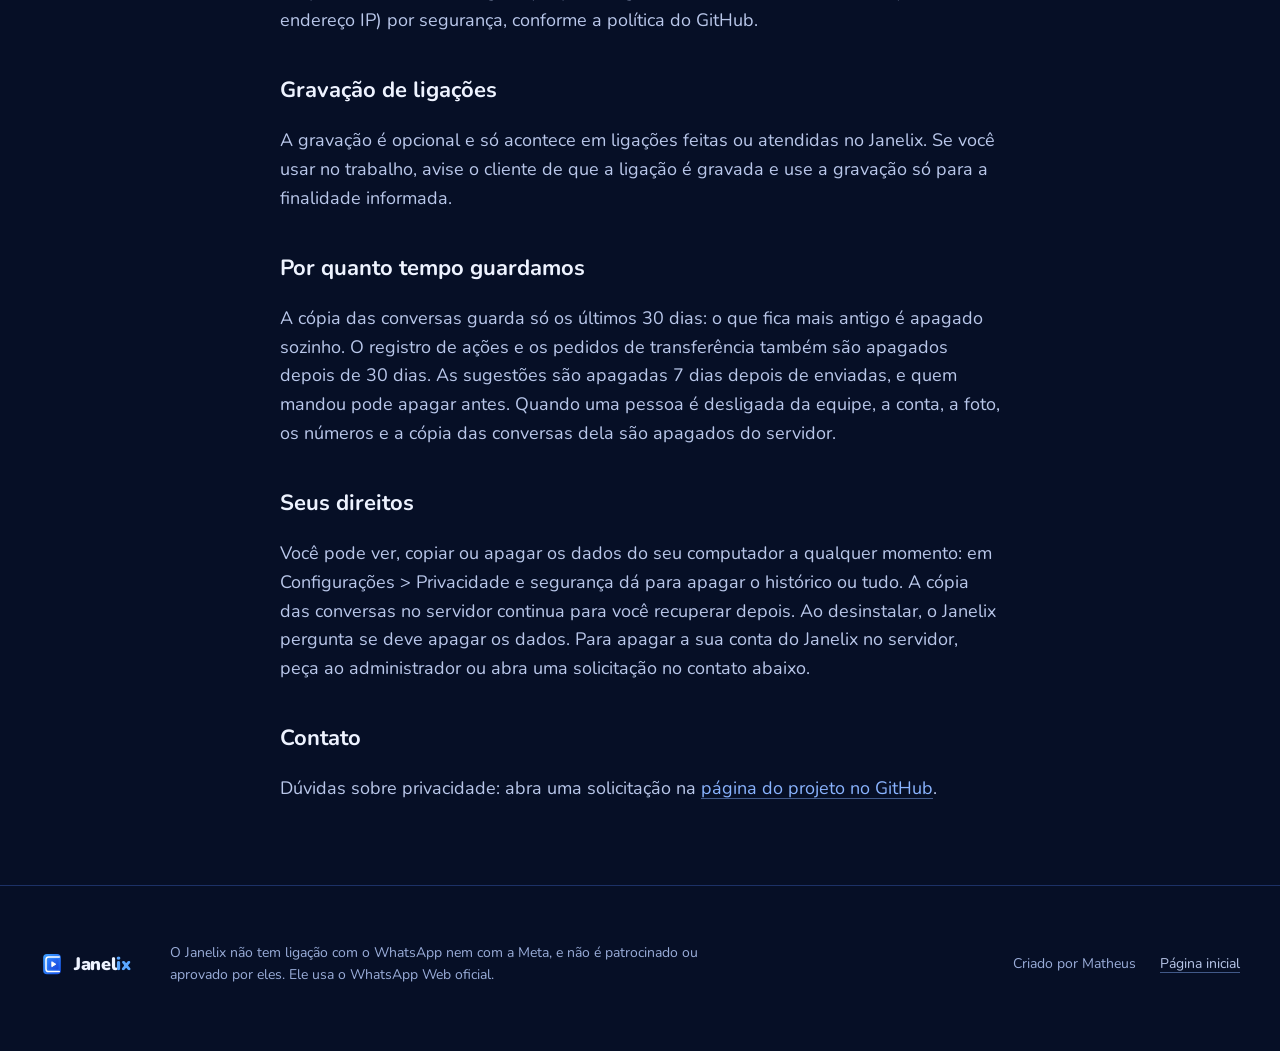
<file: privacidade.html>
<!doctype html>
<html lang="pt-BR">
  <head>
    <meta charset="utf-8" />
    <meta name="viewport" content="width=device-width, initial-scale=1" />
    <title>Política de privacidade · Janelix</title>
    <meta name="description" content="Como o Janelix trata os seus dados: conversas, áudios e transcrições ficam só no seu computador." />
    <link rel="canonical" href="https://janelix-app.github.io/privacidade.html" />
    <meta name="theme-color" content="#0a1430" />
    <link rel="icon" type="image/png" href="assets/favicon.png" />
    <link rel="stylesheet" href="estilo.css" />
  </head>
  <body>
    <header class="top">
      <div class="wrap">
        <a class="marca" href="./" aria-label="Janelix, página inicial"><img src="assets/logo.svg" alt="" width="34" height="34" /><span class="nome">Janel<b>ix</b></span></a>
        <nav aria-label="Seções">
          <a href="./#recursos">Recursos</a>
          <a href="./#perguntas">Perguntas</a>
        </nav>
      </div>
    </header>

    <main class="wrap">
      <article class="texto">
        <h1>Política de privacidade</h1>
        <p>Atualizada em 26 de outubro de 2026. Vale para o programa Janelix e para este site, conforme a Lei Geral de Proteção de Dados (LGPD, Lei 13.709/2018).</p>

        <h2>Resumo</h2>
        <p>O Janelix funciona no seu computador. Áudios, gravações de ligações, transcrições, etiquetas e lembretes ficam só nele. No nosso servidor ficam a sua conta (nome, login, setor, equipe e foto), a lista dos seus números com a situação de cada um e uma cópia protegida das suas conversas dos últimos 30 dias, que só você consegue abrir.</p>

        <h2>O que fica no seu computador</h2>
        <ul>
          <li>As sessões do WhatsApp de cada conta, como num navegador.</li>
          <li>Etiquetas, anotações, lembretes, mensagens agendadas, transcrições e configurações, cifrados (AES-256) com a proteção da sua conta do Windows.</li>
          <li>As gravações de ligações, na pasta <strong>Documentos\Janelix</strong>.</li>
          <li>O histórico das conversas (o texto das mensagens), cifrado da mesma forma.</li>
        </ul>
        <p>A transcrição de áudios e de ligações é feita no próprio computador. Nenhum áudio é enviado para a internet.</p>
        <p>O corretor ortográfico também funciona no computador. O texto que você digita não é enviado a nenhum serviço de correção.</p>

        <h2>O que sai do seu computador</h2>
        <ul>
          <li><strong>WhatsApp:</strong> o Janelix abre o WhatsApp Web oficial. A comunicação com o WhatsApp segue a política de privacidade do WhatsApp.</li>
          <li><strong>Atualizações:</strong> o programa consulta o GitHub para saber se há versão nova e baixá-la. Nenhum dado seu vai junto.</li>
          <li><strong>Sua conta do Janelix:</strong> nome, login, foto, papel (operador, líder, gerente ou administrador), setor, equipe e se a conta está ativa ficam no nosso servidor (Supabase), para você entrar e para a sua liderança organizar a equipe. A senha é guardada embaralhada (hash) e ninguém consegue lê-la.</li>
          <li><strong>Seus números de WhatsApp:</strong> o número, o apelido da conta e se ela está conectada, desconectada ou banida. Quem cuida da sua equipe vê essa lista. As conversas não vão junto.</li>
          <li><strong>Cópia protegida das conversas:</strong> o texto das mensagens dos últimos 30 dias, para você recuperar o histórico ao trocar de computador. Ele sai do seu computador já cifrado (AES-256) com uma chave que só abre com a sua senha ou com a chave de recuperação mostrada a você. Ninguém da empresa lê essa cópia, nem o administrador. Áudios, fotos e gravações nunca vão para o servidor.</li>
          <li><strong>Sugestões e registro de ações:</strong> as sugestões que você manda e as ações feitas no painel da equipe (como mudar alguém de setor), para o administrador acompanhar.</li>
        </ul>

        <h2>Este site</h2>
        <p>O site não usa cookies, não tem formulários e não coleta dados de quem visita. Ele fica hospedado no GitHub Pages, que pode registrar dados técnicos de acesso (como o endereço IP) por segurança, conforme a política do GitHub.</p>

        <h2>Gravação de ligações</h2>
        <p>A gravação é opcional e só acontece em ligações feitas ou atendidas no Janelix. Se você usar no trabalho, avise o cliente de que a ligação é gravada e use a gravação só para a finalidade informada.</p>

        <h2>Por quanto tempo guardamos</h2>
        <p>A cópia das conversas guarda só os últimos 30 dias: o que fica mais antigo é apagado sozinho. O registro de ações e os pedidos de transferência também são apagados depois de 30 dias. As sugestões são apagadas 7 dias depois de enviadas, e quem mandou pode apagar antes. Quando uma pessoa é desligada da equipe, a conta, a foto, os números e a cópia das conversas dela são apagados do servidor.</p>

        <h2>Seus direitos</h2>
        <p>Você pode ver, copiar ou apagar os dados do seu computador a qualquer momento: em Configurações &gt; Privacidade e segurança dá para apagar o histórico ou tudo. A cópia das conversas no servidor continua para você recuperar depois. Ao desinstalar, o Janelix pergunta se deve apagar os dados. Para apagar a sua conta do Janelix no servidor, peça ao administrador ou abra uma solicitação no contato abaixo.</p>

        <h2>Contato</h2>
        <p>Dúvidas sobre privacidade: abra uma solicitação na <a href="https://github.com/janelix-app/janelix-releases/issues">página do projeto no GitHub</a>.</p>
      </article>
    </main>

    <footer>
      <div class="wrap">
        <a class="marca marca-rodape" href="./" aria-label="Janelix, página inicial"><img src="assets/logo.svg" alt="" width="24" height="24" /><span class="nome">Janel<b>ix</b></span></a>
        <p class="rodape-aviso">O Janelix não tem ligação com o WhatsApp nem com a Meta, e não é patrocinado ou aprovado por eles. Ele usa o WhatsApp Web oficial.</p>
        <p class="rodape-links"><span>Criado por Matheus</span><a href="./">Página inicial</a></p>
      </div>
    </footer>
  </body>
</html>
</file>
<file: estilo.css>
/* Site do Janelix: o azul do app, em azul-noite. A janela é o motivo: o print abre como
 * uma janela ao carregar (o único movimento autoral); cada print vem com a explicação ao lado. */
@font-face {
  font-family: 'Nunito';
  src: url('assets/Nunito.woff2') format('woff2');
  font-weight: 200 1000;
  font-display: swap;
}

:root {
  --bg: #060f26;
  --bg-2: #0a1734;
  --surface: #0f1f47;
  --stage: #0b1222;
  --line: #1c3166;
  --line-2: #2b4687;
  --text: #eef3ff;
  --text-2: #b9c7ea;
  --text-3: #9aadd9;
  --brand: #1f6bff;
  --brand-hover: #1a5ae6;
  --brand-ink: #8ab4ff;
  --ease: cubic-bezier(0.16, 1, 0.3, 1);
  --font: 'Nunito', 'Segoe UI', system-ui, sans-serif;
  --gutter: 40px;
  color-scheme: dark;
}

* {
  box-sizing: border-box;
}

html {
  scroll-behavior: smooth;
  scroll-padding-top: 76px;
}

body {
  margin: 0;
  background: var(--bg);
  color: var(--text);
  font: 18px/1.6 var(--font);
  -webkit-font-smoothing: antialiased;
  scrollbar-color: var(--line-2) var(--bg);
  caret-color: var(--brand-ink);
  overflow-x: clip;
}

::selection {
  background: var(--brand);
  color: #fff;
}

a {
  color: var(--brand-ink);
  text-decoration-thickness: 1px;
  text-decoration-color: rgba(138, 180, 255, 0.45);
  text-underline-offset: 4px;
  transition:
    color 150ms ease,
    text-decoration-color 150ms ease;
}

a:hover {
  color: var(--text);
  text-decoration-color: currentColor;
}

:focus-visible {
  outline: 3px solid var(--brand-ink);
  outline-offset: 3px;
}

img {
  max-width: 100%;
  height: auto;
  display: block;
}

figure {
  margin: 0;
}

p,
li,
dd {
  text-wrap: pretty;
}

svg {
  fill: none;
  stroke: currentColor;
  stroke-width: 2;
  stroke-linecap: round;
  stroke-linejoin: round;
}

code {
  font-family: Consolas, 'Cascadia Mono', monospace;
  font-size: 0.88em;
  padding: 1px 6px;
  border-radius: 6px;
  background: var(--surface);
  color: var(--text);
}

.wrap {
  max-width: 1200px;
  margin-inline: auto;
}

.sr {
  position: absolute;
  width: 1px;
  height: 1px;
  overflow: hidden;
  clip-path: inset(50%);
  white-space: nowrap;
}

.pular {
  position: absolute;
  left: 16px;
  top: -60px;
  z-index: 50;
  padding: 10px 16px;
  border-radius: 10px;
  background: var(--brand);
  color: #fff;
  font-weight: 800;
  text-decoration: none;
}

.pular:hover {
  color: #fff;
}

.pular:focus {
  top: 12px;
}

/* ------------------------------------------------------------ topo */
.top {
  position: sticky;
  top: 0;
  z-index: 20;
  background: rgba(6, 15, 38, 0.94);
  border-bottom: 1px solid var(--line);
}

.top .wrap {
  display: flex;
  align-items: center;
  gap: 28px;
  height: 64px;
}

.marca {
  display: flex;
  align-items: center;
  gap: 10px;
  color: var(--text);
  text-decoration: none;
  font-weight: 900;
  font-size: 21px;
  letter-spacing: -0.02em;
}

.marca:hover {
  color: var(--text);
}

.marca img {
  width: 30px;
  height: 30px;
}

.marca .nome {
  white-space: nowrap;
}

.marca b {
  color: #5aa7ff;
  font-weight: 900;
}

.top nav {
  margin-left: auto;
  display: flex;
  gap: 28px;
  font-size: 15px;
  font-weight: 700;
}

.top nav a {
  color: var(--text-2);
  text-decoration: none;
  padding: 6px 0;
  transition: color 0.2s;
}

.top nav a:hover {
  color: var(--text);
}

/* ------------------------------------------------------------ botões */
.btn {
  display: inline-flex;
  align-items: center;
  justify-content: center;
  gap: 10px;
  min-height: 56px;
  padding: 14px 30px;
  border-radius: 12px;
  font-weight: 900;
  font-size: 19px;
  letter-spacing: -0.01em;
  text-decoration: none;
  border: 1px solid transparent;
  transition:
    transform 150ms var(--ease),
    box-shadow 200ms var(--ease),
    background-color 150ms ease;
}

.btn svg {
  width: 22px;
  height: 22px;
  stroke-width: 2.4;
  transition: transform 0.3s var(--ease);
}

.btn-principal {
  background: var(--brand);
  color: #fff;
  box-shadow:
    0 1px 0 rgba(255, 255, 255, 0.18) inset,
    0 12px 28px -8px rgba(0, 0, 0, 0.6);
}

@media (hover: hover) {
  .btn-principal:hover {
    background: var(--brand-hover);
    color: #fff;
    transform: translateY(-2px);
    box-shadow:
      0 1px 0 rgba(255, 255, 255, 0.22) inset,
      0 18px 36px -10px rgba(0, 0, 0, 0.7);
  }

  .btn-principal:hover svg {
    transform: translateY(2px);
  }
}

.btn:active {
  transform: scale(0.96);
}

.btn-mini {
  min-height: 38px;
  padding: 6px 18px;
  border-radius: 10px;
  font-size: 15px;
  background: var(--brand);
  color: #fff;
}

.btn-mini:hover {
  background: var(--brand-hover);
  color: #fff;
}

/* ------------------------------------------------------------ abertura */
.hero {
  padding: clamp(40px, 5vw, 64px) 0 0;
  background:
    radial-gradient(ellipse 60% 70% at 85% 0%, rgba(31, 107, 255, 0.22), transparent 70%),
    var(--bg);
}

.hero-grade {
  display: grid;
  grid-template-columns: minmax(0, 1fr);
  gap: 24px;
}

.hero-texto {
  display: grid;
  gap: 22px;
}

.hero h1 {
  margin: 0;
  max-width: 22ch;
  font-size: clamp(38px, 4.4vw, 64px);
  font-weight: 900;
  line-height: 1.06;
  letter-spacing: -0.025em;
  text-wrap: balance;
}

.hero h1 .quebra {
  color: var(--brand-ink);
}

.lead {
  margin: 0;
  max-width: 54ch;
  color: var(--text-2);
  font-size: clamp(18px, 1.7vw, 21px);
  line-height: 1.55;
  text-wrap: pretty;
}

.baixar-bloco {
  display: flex;
  flex-wrap: wrap;
  align-items: center;
  gap: 8px 20px;
}

.versao,
.versao-data {
  margin: 0;
  color: var(--text-3);
  font-size: 14px;
  font-variant-numeric: tabular-nums;
}

.versao-data span:not([hidden]) + span::before {
  content: ' · ';
}

.versao {
  margin-top: 4px;
  color: var(--text-2);
  font-weight: 700;
}

/* ------------------------------------------------------------ janela viva
 * Um Janelix de mentira, feito com HTML: o menu à esquerda passa pelas cenas (uma por função)
 * e a janela mostra cada uma acontecendo. A janela tem 920 × 580 px e encolhe por inteiro
 * (--s, calculado no script) para caber na coluna. Sem script, fica parada na tela inicial. */
.palco {
  max-width: 1200px;
  margin: clamp(32px, 3.5vw, 48px) auto clamp(48px, 6vw, 80px);
  display: grid;
  grid-template-columns: minmax(260px, 320px) minmax(0, 1fr);
  gap: clamp(20px, 2.5vw, 32px);
  align-items: center;
}

.demo-lado {
  display: grid;
  gap: 12px;
}

.demo-menu {
  display: grid;
  gap: 4px;
  margin: 0;
  padding: 0;
  list-style: none;
}

.demo-menu li {
  position: relative;
  border-radius: 14px;
  transition: background-color 300ms ease;
}

.demo-menu button {
  display: block;
  width: 100%;
  padding: 12px 18px;
  border: 0;
  border-radius: 14px;
  background: none;
  color: var(--text-2);
  font: 800 18px/1.3 var(--font);
  text-align: left;
  cursor: pointer;
  transition: color 200ms ease;
}

.demo-menu button:hover {
  color: var(--text);
}

.demo-menu p {
  margin: -4px 0 0;
  padding: 0 18px 16px;
  color: var(--text-2);
  font-size: 16px;
  line-height: 1.5;
}

.vivo-pronto .demo-menu p {
  max-height: 0;
  overflow: hidden;
  padding-bottom: 0;
  opacity: 0;
  transition:
    max-height 500ms var(--ease),
    opacity 400ms ease,
    padding 500ms var(--ease);
}

.vivo-pronto .demo-menu li.ativo {
  background: var(--surface);
  box-shadow: inset 0 1px 0 rgba(255, 255, 255, 0.05);
}

.vivo-pronto .demo-menu li.ativo button {
  color: var(--text);
}

.vivo-pronto .demo-menu li.ativo p {
  max-height: 160px;
  padding-bottom: 16px;
  opacity: 1;
}

/* a função que está passando ganha um traço azul à esquerda */
.demo-menu li::before {
  content: '';
  position: absolute;
  left: 0;
  top: 16px;
  bottom: 16px;
  width: 3px;
  border-radius: 3px;
  background: var(--brand);
  transform: scaleY(0);
  transition: transform 400ms var(--ease);
}

.vivo-pronto .demo-menu li.ativo::before {
  transform: scaleY(1);
}

.demo-pausa {
  justify-self: start;
  display: inline-flex;
  align-items: center;
  gap: 8px;
  margin-left: 12px;
  padding: 6px 12px;
  border: 1px solid var(--line-2);
  border-radius: 999px;
  background: transparent;
  color: var(--text-3);
  font: 700 14px/20px var(--font);
  cursor: pointer;
  transition:
    color 150ms ease,
    border-color 150ms ease;
}

.demo-pausa[hidden] {
  display: none;
}

.demo-pausa:hover {
  color: var(--text);
  border-color: var(--brand-ink);
}

.demo-pausa svg {
  width: 14px;
  height: 14px;
  fill: currentColor;
  stroke: currentColor;
  stroke-width: 3;
  stroke-linecap: round;
  stroke-linejoin: round;
}

/* moldura: a janela flutua com brilho azul por trás */
.vivo {
  position: relative;
  aspect-ratio: 920 / 580;
  border-radius: 14px;
  overflow: hidden;
  background: #0b141a;
  box-shadow:
    inset 0 1px 0 rgba(255, 255, 255, 0.06),
    0 0 0 1px rgba(138, 180, 255, 0.14),
    0 40px 90px -30px rgba(0, 0, 0, 0.9);
}

.app {
  --wa: #0b141a;
  --wa-2: #111b21;
  --wa-3: #202c33;
  --wa-out: #005c4b;
  --wa-txt: #e9edef;
  --wa-sub: #8696a0;
  position: absolute;
  left: 0;
  top: 0;
  width: 920px;
  height: 580px;
  display: grid;
  grid-template-rows: 48px minmax(0, 1fr);
  transform: scale(var(--s, 1));
  transform-origin: 0 0;
  font: 400 14px/1.4 var(--font);
  color: var(--wa-txt);
  background: var(--wa);
  user-select: none;
}

/* barra de cima do Janelix */
.app-topo {
  display: flex;
  align-items: center;
  gap: 10px;
  padding: 0 16px;
  background: #0a1734;
  border-bottom: 1px solid #1c3166;
}

.app-nome {
  display: grid;
  gap: 3px;
  font: 900 15px/1 var(--font);
  color: #fff;
}

.app-nome b {
  color: var(--brand-ink);
}

.app-nome small {
  font: 600 9.5px/1 var(--font);
  color: var(--wa-sub);
}

.app-frase {
  margin-left: 18px;
  font-size: 12.5px;
  color: #b9c7ea;
  white-space: nowrap;
}

.app-frase strong {
  color: #fff;
}

.app-rec {
  margin-left: auto;
  display: inline-flex;
  align-items: center;
  gap: 8px;
  padding: 6px 12px;
  border-radius: 999px;
  background: #b4233c;
  color: #fff;
  font: 700 12.5px/1 var(--font);
  opacity: 0;
  transform: translateY(-6px) scale(0.96);
  transition:
    opacity 300ms ease,
    transform 400ms var(--ease);
}

.app-rec.ligado {
  opacity: 1;
  transform: none;
}

.app-rec i {
  width: 8px;
  height: 8px;
  border-radius: 50%;
  background: #fff;
  animation: pisca 1.2s ease-in-out infinite;
}

.app-rec b {
  font-variant-numeric: tabular-nums;
}

.app-rec-quem {
  font-weight: 600;
  opacity: 0.85;
}

@keyframes pisca {
  50% {
    opacity: 0.25;
  }
}

.app-corpo {
  display: grid;
  grid-template-columns: 60px 260px minmax(0, 1fr);
  min-height: 0;
}

/* contas (as bolinhas da esquerda) */
.app-trilho {
  display: flex;
  flex-direction: column;
  align-items: center;
  gap: 12px;
  padding-top: 14px;
  background: #0a1734;
  border-right: 1px solid #1c3166;
}

.conta {
  position: relative;
  display: grid;
  place-items: center;
  width: 40px;
  height: 40px;
  border-radius: 50%;
  background: var(--c);
  color: #fff;
  font: 800 13px/1 var(--font);
  opacity: 0.55;
  transition:
    opacity 300ms ease,
    box-shadow 300ms ease;
}

.conta.ativa {
  opacity: 1;
  box-shadow:
    0 0 0 2px #0a1734,
    0 0 0 4px var(--c);
}

.conta-n {
  position: absolute;
  top: -4px;
  right: -6px;
  min-width: 18px;
  height: 18px;
  padding: 0 5px;
  border-radius: 9px;
  background: #25d366;
  color: #062b17;
  font: 800 11px/18px var(--font);
  text-align: center;
  animation: entra-pop 400ms var(--ease);
}

.conta-add {
  display: grid;
  place-items: center;
  width: 40px;
  height: 40px;
  border-radius: 50%;
  border: 1px dashed #2b4687;
  color: #9aadd9;
  font: 600 20px/1 var(--font);
}

/* lista de conversas */
.app-lista {
  display: grid;
  grid-template-rows: auto minmax(0, 1fr);
  background: var(--wa-2);
  border-right: 1px solid #222d34;
  min-height: 0;
}

.app-busca {
  margin: 10px 12px;
  padding: 8px 12px;
  border-radius: 8px;
  background: var(--wa-3);
  color: var(--wa-sub);
  font-size: 12.5px;
}

.app-lista ul {
  margin: 0;
  padding: 0;
  list-style: none;
  overflow: hidden;
}

.app-lista li {
  display: grid;
  grid-template-columns: 40px minmax(0, 1fr) auto;
  gap: 10px;
  align-items: center;
  padding: 10px 12px;
  border-bottom: 1px solid #1d282f;
  transition: background-color 300ms ease;
}

.app-lista li.aberta {
  background: #2a3942;
}

.av {
  display: grid;
  place-items: center;
  width: 40px;
  height: 40px;
  border-radius: 50%;
  background: var(--c, #5c6c75);
  color: #fff;
  font: 800 13px/1 var(--font);
}

.lista-meio {
  display: grid;
  gap: 3px;
  min-width: 0;
}

.lista-linha {
  display: flex;
  align-items: center;
  gap: 6px;
  min-width: 0;
}

.lista-linha strong {
  font-size: 14px;
  white-space: nowrap;
  overflow: hidden;
  text-overflow: ellipsis;
}

.lista-meio small {
  color: var(--wa-sub);
  font-size: 12.5px;
  white-space: nowrap;
  overflow: hidden;
  text-overflow: ellipsis;
}

.lista-h {
  align-self: start;
  color: var(--wa-sub);
  font-size: 11px;
}

.etq {
  flex: none;
  padding: 1px 7px;
  border-radius: 999px;
  border: 1px solid color-mix(in srgb, var(--c) 70%, transparent);
  background: color-mix(in srgb, var(--c) 22%, transparent);
  color: #fff;
  font: 700 10.5px/16px var(--font);
  white-space: nowrap;
  animation: entra-pop 450ms var(--ease);
}

/* conversa aberta */
.app-chat {
  display: grid;
  grid-template-rows: 56px minmax(0, 1fr) 56px;
  min-height: 0;
  background:
    radial-gradient(circle at 20% 20%, rgba(255, 255, 255, 0.02) 0 1px, transparent 2px) 0 0 / 22px 22px,
    var(--wa);
}

.chat-topo {
  display: flex;
  align-items: center;
  gap: 12px;
  padding: 0 16px;
  background: var(--wa-3);
}

.chat-topo span:last-child {
  display: grid;
}

.chat-topo small {
  color: var(--wa-sub);
  font-size: 12px;
}

.chat-msgs {
  display: flex;
  flex-direction: column;
  justify-content: flex-end;
  gap: 6px;
  padding: 16px 32px;
  overflow: hidden;
}

.msg {
  max-width: 68%;
  margin: 0;
  padding: 7px 10px;
  border-radius: 8px;
  font-size: 14px;
  line-height: 1.4;
  animation: entra-msg 400ms var(--ease);
}

.msg.in {
  align-self: flex-start;
  background: var(--wa-3);
  border-top-left-radius: 0;
}

.msg.out {
  align-self: flex-end;
  background: var(--wa-out);
  border-top-right-radius: 0;
}

.msg.sistema {
  align-self: center;
  padding: 5px 12px;
  background: #182229;
  color: var(--wa-sub);
  font-size: 12.5px;
}

/* mensagem de voz que vira texto */
.msg.audio {
  display: grid;
  gap: 6px;
  width: 340px;
}

.audio-linha {
  display: flex;
  align-items: center;
  gap: 10px;
}

.audio-play {
  width: 0;
  height: 0;
  border-left: 11px solid var(--wa-sub);
  border-top: 7px solid transparent;
  border-bottom: 7px solid transparent;
}

.audio-barra {
  position: relative;
  flex: 1;
  height: 4px;
  border-radius: 2px;
  background: #3b4a54;
  overflow: hidden;
}

.audio-barra::after {
  content: '';
  position: absolute;
  inset: 0;
  background: #53bdeb;
  transform: scaleX(0);
  transform-origin: left;
}

.tocando .audio-barra::after {
  transform: scaleX(1);
  transition: transform 2000ms linear;
}

.audio-linha small {
  color: var(--wa-sub);
  font-size: 11px;
}

.audio-txt {
  padding-top: 6px;
  border-top: 1px solid #2f3b43;
  color: var(--wa-txt);
  font-size: 13.5px;
}

/* campo de mensagem */
.chat-campo {
  display: flex;
  align-items: center;
  padding: 0 16px;
  background: var(--wa-2);
}

.chat-campo span {
  flex: 1;
  padding: 9px 14px;
  border-radius: 8px;
  background: var(--wa-3);
  color: var(--wa-sub);
  font-size: 13.5px;
  white-space: nowrap;
  overflow: hidden;
  text-overflow: ellipsis;
}

.chat-campo.cheio span {
  color: var(--wa-txt);
}

/* o que a cena está mostrando ganha um brilho azul por um instante */
.app .alvo {
  animation: realce 1.6s var(--ease);
}

@keyframes realce {
  0% {
    box-shadow: 0 0 0 0 rgba(83, 189, 235, 0);
  }
  25% {
    box-shadow: 0 0 0 3px rgba(83, 189, 235, 0.7);
  }
  100% {
    box-shadow: 0 0 0 10px rgba(83, 189, 235, 0);
  }
}

@keyframes entra-pop {
  from {
    opacity: 0;
    transform: scale(0.6);
  }
}

@keyframes entra-msg {
  from {
    opacity: 0;
    transform: translateY(8px) scale(0.98);
  }
}

/* aviso do Windows, no canto de baixo */
.aviso {
  position: absolute;
  right: 18px;
  bottom: 18px;
  width: 340px;
  display: grid;
  gap: 4px;
  padding: 14px 16px 16px;
  border-radius: 10px;
  background: #2b2b2b;
  border: 1px solid #3d3d3d;
  box-shadow: 0 24px 50px -10px rgba(0, 0, 0, 0.7);
  color: #fff;
  font-family: 'Segoe UI', var(--font);
  opacity: 0;
  transform: translateX(40px);
  pointer-events: none;
  transition:
    opacity 300ms ease,
    transform 450ms var(--ease);
}

.aviso.aberto {
  opacity: 1;
  transform: none;
}

.aviso.saindo {
  opacity: 0;
  transform: translateX(40px);
}

.aviso-cab {
  display: flex;
  align-items: center;
  gap: 6px;
  margin-bottom: 4px;
  color: #c8c8c8;
  font-size: 11.5px;
}

.aviso strong {
  font-size: 14px;
}

.aviso p {
  margin: 0;
  color: #e6e6e6;
  font-size: 13px;
}

.aviso small {
  color: #a8a8a8;
  font-size: 11.5px;
}

@media (max-width: 720px) {
  .palco {
    grid-template-columns: minmax(0, 1fr);
  }

  .demo-lado {
    order: 2;
  }
}

@media (prefers-reduced-motion: reduce) {
  .app *,
  .app .alvo {
    animation: none !important;
    transition: none !important;
  }
}

/* ------------------------------------------------------------ cabeças de seção */
.cabeca {
  max-width: 720px;
  margin-bottom: clamp(36px, 4vw, 56px);
}

.cabeca h2,
.faixa h2,
.final h2,
.perguntas h2 {
  margin: 0 0 14px;
  font-size: clamp(30px, 3.4vw, 46px);
  font-weight: 900;
  line-height: 1.1;
  letter-spacing: -0.02em;
  text-wrap: balance;
}

.cabeca p {
  margin: 0;
  max-width: 60ch;
  color: var(--text-2);
  font-size: clamp(17px, 1.5vw, 19px);
  text-wrap: pretty;
}

/* ------------------------------------------------------------ por dentro */
.por-dentro {
  padding: 120px 40px;
  background: var(--bg-2);
}

/* cada print com a explicação ao lado, alternando os lados */
.vitrine {
  display: grid;
  gap: clamp(64px, 9vw, 112px);
  margin: 56px 0 0;
  padding: 0;
  list-style: none;
}

.vitrine > li {
  display: grid;
  grid-template-columns: minmax(0, 1.3fr) minmax(0, 1fr);
  gap: 28px clamp(32px, 5vw, 72px);
  align-items: center;
}

.vitrine > li:nth-child(even) .vitrine-print {
  order: 2;
}

.vitrine-print {
  display: grid;
  place-items: center;
  margin: 0;
  padding: clamp(12px, 2vw, 24px);
  border-radius: 14px;
  background:
    radial-gradient(ellipse 70% 60% at 50% 45%, rgba(31, 107, 255, 0.12), transparent 75%),
    var(--stage);
  box-shadow:
    inset 0 1px 0 rgba(255, 255, 255, 0.06),
    0 0 0 1px rgba(138, 180, 255, 0.1),
    0 30px 60px -30px rgba(0, 0, 0, 0.9);
}

.vitrine-print img {
  outline: 1px solid rgba(255, 255, 255, 0.1);
  outline-offset: -1px;
  width: auto;
  max-width: 100%;
  height: auto;
  max-height: 520px;
  border-radius: 10px;
  box-shadow: 0 18px 40px -16px rgba(0, 0, 0, 0.8);
}

.vitrine-texto h3 {
  margin: 0 0 14px;
  font-size: clamp(24px, 2.6vw, 30px);
  line-height: 1.2;
  color: var(--text);
}

.vitrine-texto p {
  margin: 0 0 16px;
  font-size: 18px;
  line-height: 1.6;
  color: var(--text-2);
}

.vitrine-texto ul {
  display: grid;
  gap: 10px;
  margin: 0;
  padding: 0;
  list-style: none;
}

.vitrine-texto ul li {
  position: relative;
  padding-left: 26px;
  font-size: 17px;
  line-height: 1.55;
  color: var(--text-2);
}

.vitrine-texto ul li::before {
  content: '';
  position: absolute;
  left: 4px;
  top: 0.62em;
  width: 8px;
  height: 8px;
  border-radius: 50%;
  background: var(--brand);
}

.vitrine-texto a {
  color: var(--brand-ink);
}

@media (max-width: 960px) {
  .vitrine > li {
    grid-template-columns: minmax(0, 1fr);
  }

  .vitrine > li:nth-child(even) .vitrine-print {
    order: 0;
  }
}


/* ------------------------------------------------------------ recursos */
.recursos {
  padding: 120px 40px;
}

.grupos {
  display: grid;
  grid-template-columns: repeat(3, minmax(0, 1fr));
  gap: 0 clamp(28px, 4vw, 56px);
}

.grupo h3 {
  margin: 0;
  padding-bottom: 14px;
  border-bottom: 2px solid var(--brand);
  color: var(--brand-ink);
  font-size: 22px;
  font-weight: 900;
  letter-spacing: -0.01em;
}

.grupo dl {
  margin: 0;
}

.grupo dl > div {
  padding: 22px 0 24px;
  border-bottom: 1px solid var(--line);
}

.grupo dt {
  margin-bottom: 6px;
  font-size: 19px;
  font-weight: 900;
  line-height: 1.3;
  letter-spacing: -0.01em;
}

.grupo dd {
  margin: 0;
  color: var(--text-2);
  font-size: 16.5px;
  line-height: 1.55;
}

/* ------------------------------------------------------------ faixa */
.faixa {
  padding: 80px 40px;
  background: var(--brand);
  color: #fff;
}

.faixa .wrap {
  display: grid;
  grid-template-columns: minmax(0, 1.1fr) minmax(0, 1fr);
  gap: 20px 64px;
  align-items: center;
}

.faixa h2 {
  margin: 0;
  font-size: clamp(30px, 3.8vw, 48px);
}

.faixa p {
  margin: 0;
  max-width: 52ch;
  color: #fff;
  font-size: 18px;
}

/* ------------------------------------------------------------ como instalar */
.instalar {
  padding: 120px 40px;
  background: var(--bg-2);
}

.instalar-grade {
  display: grid;
  grid-template-columns: minmax(0, 1fr) minmax(0, 1.05fr);
  gap: 40px clamp(40px, 6vw, 88px);
  align-items: start;
}

.passos {
  margin: 0;
  padding: 0;
  list-style: none;
  counter-reset: passo;
}

.passos li {
  position: relative;
  counter-increment: passo;
  padding: 0 0 32px 64px;
}

.passos li:last-child {
  padding-bottom: 0;
}

/* número do passo e a linha que liga um ao outro */
.passos li::before {
  content: counter(passo);
  position: absolute;
  left: 0;
  top: 0;
  display: grid;
  place-items: center;
  width: 42px;
  height: 42px;
  border-radius: 12px;
  background: var(--brand);
  color: #fff;
  font-weight: 900;
  font-size: 19px;
  font-variant-numeric: tabular-nums;
}

.passos li:not(:last-child)::after {
  content: '';
  position: absolute;
  left: 20px;
  top: 50px;
  bottom: 8px;
  width: 1px;
  background: var(--line-2);
}

.passos h3 {
  margin: 6px 0 6px;
  font-size: 21px;
  font-weight: 900;
  letter-spacing: -0.01em;
  line-height: 1.3;
}

.passos p {
  margin: 0;
  color: var(--text-2);
  font-size: 17px;
}

.passos strong {
  color: var(--text);
}

/* ilustração do aviso do Windows */
.smart-telas {
  display: grid;
  gap: 16px;
}

.smart-tela {
  padding: 22px 24px 20px;
  border-radius: 6px;
  background: #13447f;
  color: #fff;
  box-shadow: 0 20px 44px -18px rgba(0, 0, 0, 0.8);
  font-family: 'Segoe UI', var(--font);
}

.smart-tela:nth-child(2) {
  margin-left: clamp(0px, 4vw, 48px);
}

.smart-t {
  margin: 0 0 10px;
  font-size: clamp(19px, 2vw, 24px);
  font-weight: 300;
  line-height: 1.25;
}

.smart-p {
  margin: 0 0 10px;
  font-size: 14px;
  line-height: 1.5;
  color: #e3edff;
}

.smart-link {
  text-decoration: underline;
  text-underline-offset: 3px;
}

.smart-botoes {
  display: flex;
  flex-wrap: wrap;
  justify-content: flex-end;
  gap: 8px;
  margin-top: 14px;
}

.smart-btn {
  padding: 6px 18px;
  border: 2px solid rgba(255, 255, 255, 0.7);
  font-size: 14px;
}

.alvo {
  position: relative;
  display: inline-block;
  outline: 3px solid #ffd34d;
  outline-offset: 4px;
  border-radius: 2px;
}

.alvo i {
  position: absolute;
  top: -16px;
  right: -16px;
  display: grid;
  place-items: center;
  width: 24px;
  height: 24px;
  border-radius: 50%;
  background: #ffd34d;
  color: #1b1500;
  font: 900 13px/1 var(--font);
}

.smart figcaption {
  margin-top: 16px;
  color: var(--text-3);
  font-size: 14px;
}

.smart figcaption strong {
  color: var(--text-2);
}

/* ------------------------------------------------------------ final */
.final {
  padding: clamp(120px, 12vw, 168px) 40px;
  background:
    radial-gradient(ellipse 50% 70% at 10% 100%, rgba(31, 107, 255, 0.2), transparent 70%),
    var(--bg);
}

.final-grade {
  display: grid;
  grid-template-columns: minmax(0, 1.4fr) minmax(0, 1fr);
  gap: 48px clamp(40px, 6vw, 96px);
  align-items: center;
}

.final-lead {
  margin: 0 0 28px;
  max-width: 44ch;
  color: var(--text-2);
  font-size: 19px;
}

.final .final-req {
  margin: 14px 0 0;
  color: var(--text-3);
  font-size: 14px;
}

.novidades {
  padding: 28px 30px 26px;
  border-radius: 14px;
  border: 1px solid var(--line);
  background: var(--bg-2);
}

.novidades h3 {
  margin: 0 0 12px;
  font-size: 20px;
  font-weight: 900;
  font-variant-numeric: tabular-nums;
}

.novidades ul {
  margin: 0;
  padding-left: 20px;
  color: var(--text-2);
  font-size: 16px;
}

.novidades li {
  margin: 8px 0;
}

.novidades li::marker {
  color: var(--brand-ink);
}

/* ------------------------------------------------------------ para sistemas */
.sistemas {
  padding: 120px 40px;
  background: var(--bg-2);
  border-top: 1px solid var(--line);
}

.dev {
  padding: clamp(20px, 3vw, 32px);
  border-radius: 14px;
  border: 1px solid var(--line-2);
  background: var(--bg);
}

.dev summary {
  color: var(--text);
  font-size: 20px;
  font-weight: 800;
  cursor: pointer;
}

.dev[open] summary {
  margin-bottom: 12px;
}

.dev p,
.dev li {
  font-size: 17px;
  line-height: 1.55;
  color: var(--text-2);
}

.dev p {
  margin: 0 0 12px;
}

.dev pre {
  margin: 0 0 18px;
  padding: 14px 16px;
  overflow-x: auto;
  border-radius: 10px;
  background: var(--stage);
}

.dev pre code {
  padding: 0;
  background: none;
  white-space: pre-wrap;
  word-break: break-all;
}

.dev ul {
  display: grid;
  gap: 10px;
  margin: 0;
  padding-left: 20px;
}

.dev a {
  color: var(--brand-ink);
}

/* ------------------------------------------------------------ perguntas */
.perguntas {
  padding: 104px 40px 112px;
  background: var(--bg-2);
  border-top: 1px solid var(--line);
}

.perguntas .wrap {
  display: grid;
  grid-template-columns: minmax(0, 0.7fr) minmax(0, 1.3fr);
  gap: 24px clamp(40px, 6vw, 96px);
  align-items: start;
}

details {
  border-bottom: 1px solid var(--line);
}

summary {
  display: flex;
  align-items: center;
  justify-content: space-between;
  gap: 16px;
  padding: 20px 4px;
  cursor: pointer;
  list-style: none;
  font-size: 18px;
  font-weight: 800;
  transition: color 0.2s;
}

summary::-webkit-details-marker {
  display: none;
}

/* seta que gira ao abrir */
summary::after {
  content: '';
  flex: none;
  width: 10px;
  height: 10px;
  margin-right: 6px;
  border-right: 2px solid var(--brand-ink);
  border-bottom: 2px solid var(--brand-ink);
  transform: translateY(-3px) rotate(45deg);
  transition: transform 0.3s var(--ease);
}

details[open] summary::after {
  transform: translateY(2px) rotate(-135deg);
}

summary:hover {
  color: var(--brand-ink);
}

details p {
  margin: 0 4px 22px;
  max-width: 62ch;
  color: var(--text-2);
  font-size: 17px;
}

/* ------------------------------------------------------------ rodapé */
footer {
  padding: 56px 0 64px;
  background: var(--bg);
  border-top: 1px solid var(--line);
  color: var(--text-3);
  font-size: 14px;
}

footer .wrap {
  display: grid;
  grid-template-columns: auto minmax(0, 1fr) auto;
  gap: 16px 40px;
  align-items: center;
}

footer p {
  margin: 0;
}

.marca-rodape {
  font-size: 18px;
}

.marca-rodape img {
  width: 24px;
  height: 24px;
}

.rodape-aviso {
  max-width: 70ch;
}

.rodape-links {
  display: flex;
  flex-wrap: wrap;
  gap: 6px 24px;
}

footer a {
  color: var(--text-2);
}

/* ------------------------------------------------------------ páginas de texto (privacidade) */
.texto {
  max-width: 720px;
  margin: 0 auto;
  padding: 64px 0;
}

.texto h1 {
  font-size: clamp(32px, 5vw, 44px);
  letter-spacing: -0.02em;
  line-height: 1.15;
  margin: 0 0 12px;
}

.texto h2 {
  font-size: 22px;
  margin: 38px 0 6px;
}

.texto p,
.texto li {
  color: var(--text-2);
}

/* margem lateral de todas as faixas da página */
.top,
footer,
.hero,
.por-dentro,
.recursos,
.faixa,
.instalar,
.final,
.perguntas,
main.wrap {
  padding-inline: 40px;
}

main.wrap {
  max-width: none;
}

/* ------------------------------------------------------------ acabamento */
h1,
h2,
h3 {
  text-wrap: balance;
}

p,
li {
  text-wrap: pretty;
}

/* garantias logo abaixo do título */
.garantias {
  display: flex;
  flex-wrap: wrap;
  gap: 8px 12px;
  margin: 24px 0 0;
  padding: 0;
  list-style: none;
}

.garantias li {
  display: inline-flex;
  align-items: center;
  gap: 8px;
  padding: 4px 12px 4px 8px;
  border: 1px solid var(--line-2);
  border-radius: 999px;
  background: rgba(15, 31, 71, 0.6);
  font-size: 14px;
  line-height: 20px;
  font-weight: 600;
  color: var(--text-2);
}

.garantias svg {
  width: 16px;
  height: 16px;
  flex: none;
  fill: none;
  stroke: #4ade80;
  stroke-width: 2.5;
  stroke-linecap: round;
  stroke-linejoin: round;
}

/* prints da vitrine reagem ao mouse */
.vitrine-print,
.cartao-print {
  transition:
    transform 500ms var(--ease),
    border-color 300ms ease,
    box-shadow 500ms var(--ease);
}

@media (hover: hover) {
  .vitrine > li:hover .vitrine-print,
  .cartao:hover .cartao-print {
    transform: translateY(-4px);
    box-shadow:
      inset 0 1px 0 rgba(255, 255, 255, 0.08),
      0 0 0 1px rgba(138, 180, 255, 0.22),
      0 40px 80px -28px rgba(0, 0, 0, 0.9);
  }
}

/* "E mais": as outras funções em cartões */
.mosaico-titulo {
  margin: clamp(72px, 8vw, 104px) 0 24px;
  color: var(--brand-ink);
  font-size: 15px;
  font-weight: 800;
  line-height: 1.3;
  letter-spacing: 0.08em;
  text-transform: uppercase;
}

.mosaico {
  display: grid;
  grid-template-columns: repeat(auto-fill, minmax(min(100%, 340px), 1fr));
  gap: 24px;
  margin: 0;
  padding: 0;
  list-style: none;
}

.cartao {
  display: flex;
  flex-direction: column;
  border: 1px solid var(--line);
  border-radius: 14px;
  box-shadow:
    inset 0 1px 0 rgba(255, 255, 255, 0.06),
    0 20px 40px -24px rgba(0, 0, 0, 0.8);
  background: var(--surface);
  overflow: hidden;
}

.cartao-print {
  display: grid;
  place-items: center;
  height: 240px;
  margin: 0;
  padding: 24px;
  overflow: hidden;
  border-bottom: 1px solid var(--line);
  background:
    radial-gradient(ellipse 70% 60% at 50% 45%, rgba(31, 107, 255, 0.14), transparent 75%),
    var(--stage);
}

.cartao-print img {
  max-width: 100%;
  max-height: 192px;
  object-fit: contain;
  width: auto;
  height: auto;
  border-radius: 8px;
  box-shadow: 0 14px 32px -14px rgba(0, 0, 0, 0.8);
}

.cartao-texto {
  padding: 24px;
}

.cartao-texto h3 {
  margin: 0 0 8px;
  font-size: 20px;
  line-height: 28px;
}

.cartao-texto p {
  margin: 0 0 12px;
  font-size: 16px;
  line-height: 24px;
  color: var(--text-2);
}

.cartao-texto ul {
  display: grid;
  gap: 8px;
  margin: 0;
  padding: 0;
  list-style: none;
}

.cartao-texto ul li {
  position: relative;
  padding-left: 20px;
  font-size: 14px;
  line-height: 20px;
  color: var(--text-3);
}

.cartao-texto ul li::before {
  content: '';
  position: absolute;
  left: 2px;
  top: 7px;
  width: 6px;
  height: 6px;
  border-radius: 50%;
  background: var(--brand);
}

/* frase de impacto: cada palavra acende ao rolar */
.frase {
  padding: clamp(72px, 9vw, 120px) 40px;
  background: var(--bg);
}

.frase-texto {
  max-width: 900px;
  margin: 0 auto;
  font-size: clamp(30px, 4.4vw, 48px);
  line-height: 1.2;
  font-weight: 800;
  letter-spacing: -0.01em;
  text-wrap: balance;
}

.frase-texto .p {
  color: rgba(238, 243, 255, 0.45);
  transition: color 600ms var(--ease);
}

.frase-texto .p.acesa {
  color: var(--text);
}

.frase-texto .p.marca-p.acesa {
  color: var(--brand-ink);
}

@media (max-width: 720px) {
  .frase {
    padding: 80px 16px;
  }

  .cartao-print {
    height: 200px;
  }

  .cartao-print img {
    max-height: 152px;
  }
}

@media (prefers-reduced-motion: reduce) {
  .vitrine-print,
  .cartao-print,
  .frase-texto .p {
    transition-duration: 0.01s;
  }

  .vitrine > li:hover .vitrine-print,
  .cartao:hover .cartao-print {
    transform: none;
  }
}

/* entrada ao rolar: a classe só existe com script e sem o pedido de menos movimento */
.revela {
  opacity: 0;
  transform: translateY(20px);
  transition:
    opacity 600ms var(--ease) var(--atraso, 0ms),
    transform 600ms var(--ease) var(--atraso, 0ms);
}

.revela.visto {
  opacity: 1;
  transform: none;
}

/* ------------------------------------------------------------ telas menores */
@media (max-width: 960px) {
  :root {
    --gutter: 24px;
  }

  .top,
footer,
.hero,
.por-dentro,
.recursos,
.faixa,
.instalar,
.final,
.perguntas,
main.wrap {
    padding-inline: 24px;
  }

  .hero-grade,
  .faixa .wrap,
  .instalar-grade,
  .final-grade,
  .perguntas .wrap {
    grid-template-columns: minmax(0, 1fr);
  }

  .grupos {
    grid-template-columns: minmax(0, 1fr);
    gap: 40px;
  }

  footer .wrap {
    grid-template-columns: minmax(0, 1fr);
  }
}

@media (max-width: 720px) {
  :root {
    --gutter: 16px;
  }

  .top,
footer,
.hero,
.por-dentro,
.recursos,
.faixa,
.instalar,
.final,
.perguntas,
main.wrap {
    padding-inline: 16px;
  }

  .por-dentro,
  .recursos,
  .instalar,
  .final,
  .perguntas {
    padding: 72px 16px;
  }

  .final-grade {
    grid-template-columns: minmax(0, 1fr);
  }

  .faixa {
    padding: 56px 16px;
  }

  .top nav {
    display: none;
  }

  .top .btn-mini {
    margin-left: auto;
  }

  .baixar-bloco,
  .baixar-bloco .btn,
  .final .btn {
    width: 100%;
  }

  .passos li {
    padding-left: 56px;
  }

  .smart-tela:nth-child(2) {
    margin-left: 0;
  }

  .novidades {
    padding: 22px 20px;
  }
}

/* ------------------------------------------------------------ menos movimento */
@media (prefers-reduced-motion: reduce) {
  html {
    scroll-behavior: auto;
  }

  .vivo-pronto .demo-menu p {
    transition-duration: 0.01s;
  }
  .btn,
  .btn svg,
  .ponto::before,
  summary::after {
    transition-duration: 0.01s;
  }

  .btn-principal:hover,
  .btn-principal:hover svg {
    transform: none;
  }
}
</file>
